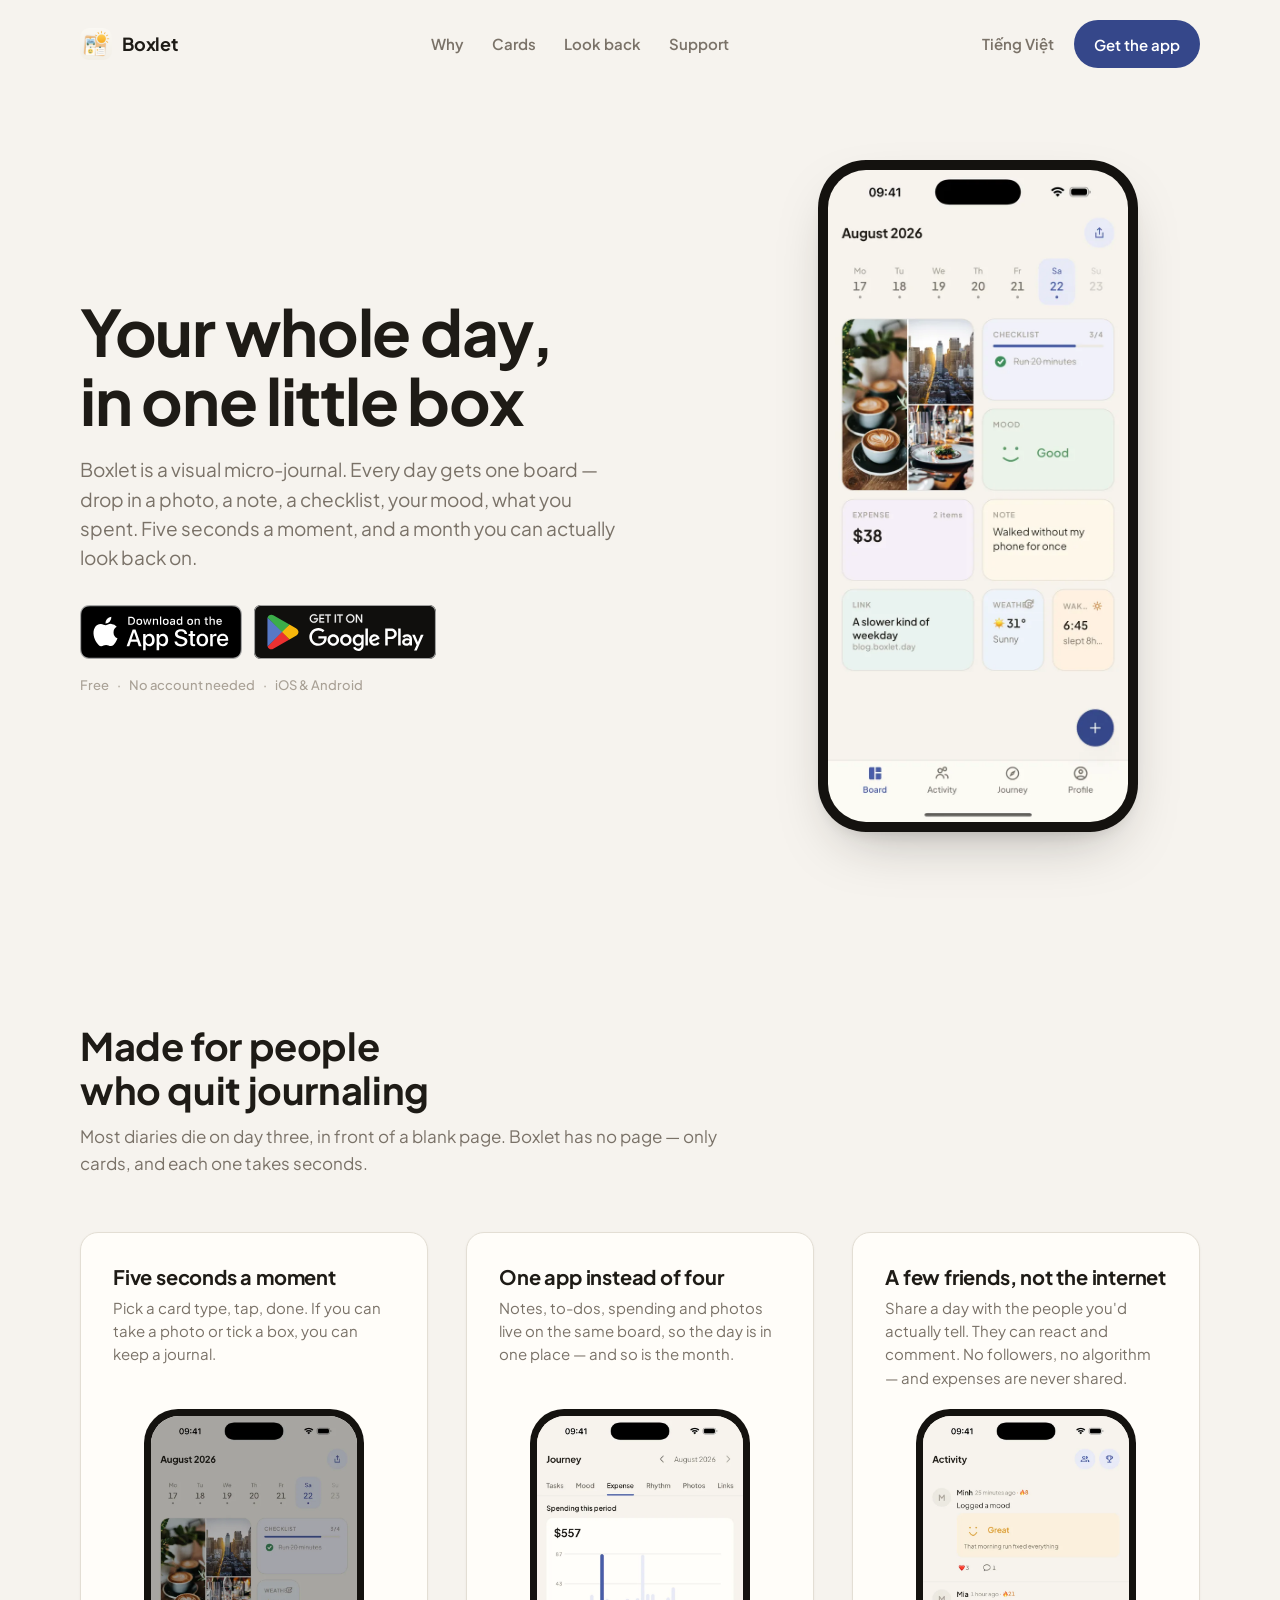
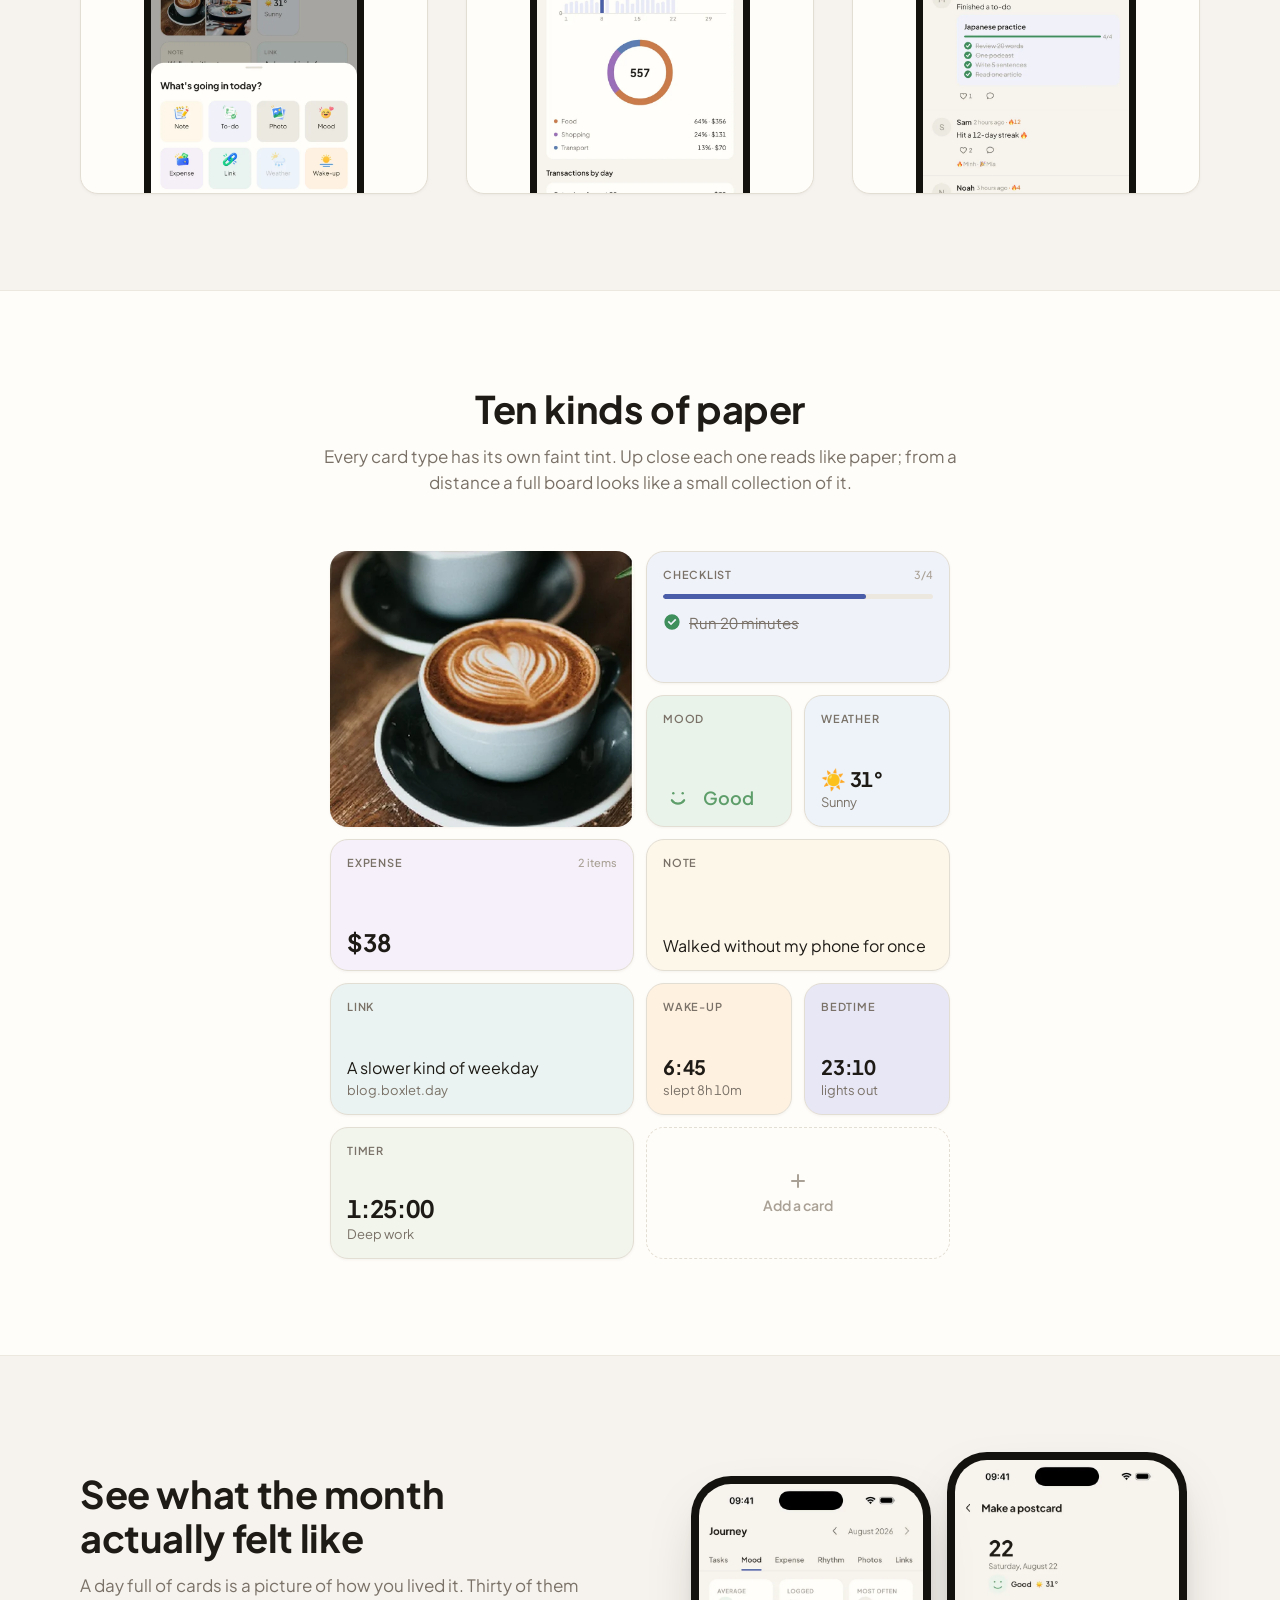
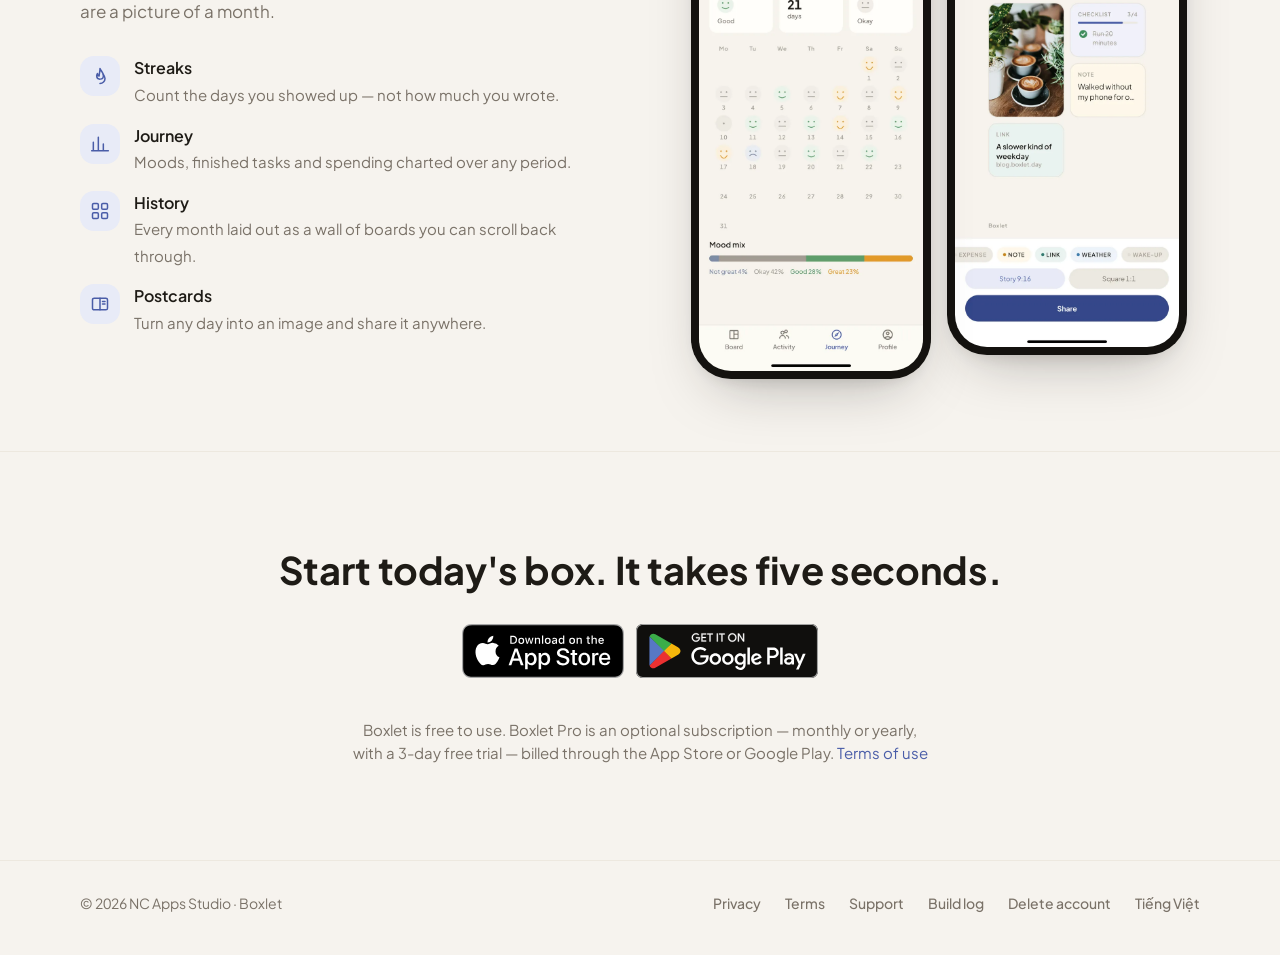
<file: index.html>
<!DOCTYPE html>
<html lang="en">
<head>
<meta charset="utf-8">
<meta name="viewport" content="width=device-width, initial-scale=1">
<title>Boxlet — Your whole day, in one little box</title>
<meta name="description" content="Boxlet is a visual micro-journal for iOS and Android. One board per day: photos, notes, checklists, mood, spending. Five seconds a moment, and a month you can look back on.">
<link rel="canonical" href="https://boxlet.day/">
<link rel="alternate" hreflang="en" href="https://boxlet.day/">
<link rel="alternate" hreflang="vi" href="https://boxlet.day/vi/">
<link rel="alternate" hreflang="x-default" href="https://boxlet.day/">
<meta name="theme-color" content="#F6F3EE" media="(prefers-color-scheme: light)">
<meta name="theme-color" content="#131210" media="(prefers-color-scheme: dark)">
<meta property="og:type" content="website">
<meta property="og:site_name" content="Boxlet">
<meta property="og:title" content="Boxlet — Your whole day, in one little box">
<meta property="og:description" content="Boxlet is a visual micro-journal for iOS and Android. One board per day: photos, notes, checklists, mood, spending. Five seconds a moment, and a month you can look back on.">
<meta property="og:url" content="https://boxlet.day/">
<meta property="og:image" content="https://boxlet.day/assets/og-en.png">
<meta property="og:image:width" content="1200">
<meta property="og:image:height" content="630">
<meta property="og:locale" content="en_US">
<meta name="twitter:card" content="summary_large_image">
<meta name="apple-itunes-app" content="app-id=6798649203">
<link rel="icon" type="image/png" sizes="32x32" href="/assets/icon-32.png">
<link rel="icon" type="image/png" sizes="192x192" href="/assets/icon-192.png">
<link rel="apple-touch-icon" href="/assets/icon-180.png">
<link rel="preload" href="/assets/fonts/PlusJakartaSans-Variable.woff2" as="font" type="font/woff2" crossorigin>
<link rel="stylesheet" href="/style.css">
<script type="application/ld+json">
{
  "@context": "https://schema.org",
  "@type": "MobileApplication",
  "name": "Boxlet",
  "operatingSystem": "iOS, Android",
  "applicationCategory": "LifestyleApplication",
  "description": "Boxlet is a visual micro-journal for iOS and Android. One board per day: photos, notes, checklists, mood, spending. Five seconds a moment, and a month you can look back on.",
  "offers": { "@type": "Offer", "price": "0", "priceCurrency": "USD" },
  "author": { "@type": "Organization", "name": "NC Apps Studio" },
  "url": "https://boxlet.day/"
}
</script>
</head>
<body>

<header class="wrap topbar">
  <a class="brand" href="/"><img src="/assets/icon-192.png" alt="" width="32" height="32">Boxlet</a>
  <nav class="nav-links" aria-label="Sections">
    <a href="#why">Why</a>
    <a href="#cards">Cards</a>
    <a href="#lookback">Look back</a>
    <a href="/support.html">Support</a>
  </nav>
  <div class="topbar-actions">
    <a class="lang" href="/vi/" lang="vi" hreflang="vi">Tiếng Việt</a>
    <a class="btn btn-primary" href="#get">Get the app</a>
  </div>
</header>

<main>

<section class="wrap hero">
  <div class="hero-copy">
    <h1>Your whole day, in one little box</h1>
    <p class="lead">Boxlet is a visual micro-journal. Every day gets one board — drop in a photo, a note, a checklist, your mood, what you spent. Five seconds a moment, and a month you can actually look back on.</p>
    <div class="store-row">
      <a class="badge" href="https://apps.apple.com/app/id6798649203"><img src="/assets/badges/appstore-en-us.svg" width="160" height="54" alt="Download on the App Store"></a>
      <a class="badge" href="https://play.google.com/store/apps/details?id=com.ncstudio.daybox"><img src="/assets/badges/play-en.svg" width="182" height="54" alt="Get it on Google Play"></a>
    </div>
    <p class="fine"><span>Free</span><span>No account needed</span><span>iOS & Android</span></p>
  </div>
  <div class="hero-visual">
    <div class="phone">
      <img src="/assets/shots/01-board-en.webp" width="660" height="1434" alt="A Boxlet board for one day: a photo card, checklist, mood, expense, note, link and weather laid out on a grid" fetchpriority="high">
    </div>
  </div>
</section>

<section class="section" id="why">
  <div class="wrap">
    <div class="section-head reveal">
      <h2>Made for people who quit journaling</h2>
      <p>Most diaries die on day three, in front of a blank page. Boxlet has no page — only cards, and each one takes seconds.</p>
    </div>
    <div class="pillars">
      <article class="pillar reveal">
        <div>
          <h3>Five seconds a moment</h3>
          <p>Pick a card type, tap, done. If you can take a photo or tick a box, you can keep a journal.</p>
        </div>
        <div class="shot"><img src="/assets/shots/02-picker-en.webp" width="660" height="1434" alt="The card picker sheet showing the card types: note, to-do, photo, mood, expense, link, weather, wake-up, bedtime, timer" loading="lazy"></div>
      </article>
      <article class="pillar reveal">
        <div>
          <h3>One app instead of four</h3>
          <p>Notes, to-dos, spending and photos live on the same board, so the day is in one place — and so is the month.</p>
        </div>
        <div class="shot"><img src="/assets/shots/06-journey-expense-en.webp" width="660" height="1434" alt="Journey tab showing spending for the month with a daily chart and a category donut" loading="lazy"></div>
      </article>
      <article class="pillar reveal">
        <div>
          <h3>A few friends, not the internet</h3>
          <p>Share a day with the people you'd actually tell. They can react and comment. No followers, no algorithm — and expenses are never shared.</p>
        </div>
        <div class="shot"><img src="/assets/shots/07-feed-en.webp" width="660" height="1434" alt="Activity feed with a few friends' posts: a mood, a finished to-do list, a streak" loading="lazy"></div>
      </article>
    </div>
  </div>
</section>

<section class="section paper-section" id="cards">
  <div class="wrap">
    <div class="section-head center reveal">
      <h2>Ten kinds of paper</h2>
      <p>Every card type has its own faint tint. Up close each one reads like paper; from a distance a full board looks like a small collection of it.</p>
    </div>

    <div class="board" aria-label="A sample day board built from Boxlet's card types">
      <div class="card card-photo w2 h2 reveal" style="--i:0">
        <img src="/assets/photo-coffee.webp" width="480" height="480" alt="Two cups of latte on a wooden table" loading="lazy">
      </div>
      <div class="card card-todo w2 reveal" style="--i:1">
        <div class="card-label">Checklist<span class="meta">3/4</span></div>
        <div class="progress"><i></i></div>
        <div class="tick"><svg viewBox="0 0 20 20" fill="currentColor" aria-hidden="true"><path d="M10 1.5a8.5 8.5 0 1 0 0 17 8.5 8.5 0 0 0 0-17zm-1.1 12.2L5.2 10l1.3-1.3 2.4 2.4 4.6-4.6 1.3 1.3-5.9 5.9z"/></svg>Run 20 minutes</div>
      </div>
      <div class="card card-mood card-sm reveal" style="--i:2">
        <div class="card-label">Mood</div>
        <div class="card-body"><div class="mood-face"><svg viewBox="0 0 32 32" fill="none" stroke="currentColor" stroke-width="2.4" stroke-linecap="round" aria-hidden="true"><circle cx="11" cy="12" r="1.3" fill="currentColor" stroke="none"/><circle cx="21" cy="12" r="1.3" fill="currentColor" stroke="none"/><path d="M9.5 19.5c1.6 2.3 3.8 3.5 6.5 3.5s4.9-1.2 6.5-3.5"/></svg>Good</div></div>
      </div>
      <div class="card card-weather card-sm reveal" style="--i:3">
        <div class="card-label">Weather</div>
        <div class="card-body"><p class="card-value">☀️ 31°</p><p class="card-sub">Sunny</p></div>
      </div>
      <div class="card card-expense w2 reveal" style="--i:4">
        <div class="card-label">Expense<span class="meta">2 items</span></div>
        <div class="card-body"><p class="card-value">$38</p></div>
      </div>
      <div class="card card-note w2 reveal" style="--i:5">
        <div class="card-label">Note</div>
        <div class="card-body"><p class="card-text">Walked without my phone for once</p></div>
      </div>
      <div class="card card-link w2 reveal" style="--i:6">
        <div class="card-label">Link</div>
        <div class="card-body"><p class="card-text">A slower kind of weekday</p><p class="card-sub">blog.boxlet.day</p></div>
      </div>
      <div class="card card-wake card-sm reveal" style="--i:7">
        <div class="card-label">Wake-up</div>
        <div class="card-body"><p class="card-value">6:45</p><p class="card-sub">slept 8h 10m</p></div>
      </div>
      <div class="card card-bed card-sm reveal" style="--i:8">
        <div class="card-label">Bedtime</div>
        <div class="card-body"><p class="card-value">23:10</p><p class="card-sub">lights out</p></div>
      </div>
      <div class="card card-timer w2 reveal" style="--i:9">
        <div class="card-label">Timer</div>
        <div class="card-body"><p class="card-value">1:25:00</p><p class="card-sub">Deep work</p></div>
      </div>
      <div class="card card-add w2 reveal" style="--i:10" aria-hidden="true">
        <svg viewBox="0 0 20 20" fill="none" stroke="currentColor" stroke-width="2" stroke-linecap="round" aria-hidden="true"><path d="M10 4v12M4 10h12"/></svg>Add a card
      </div>
    </div>

  </div>
</section>

<section class="section" id="lookback">
  <div class="wrap lookback">
    <div class="reveal">
      <div class="section-head">
        <h2>See what the month actually felt like</h2>
        <p>A day full of cards is a picture of how you lived it. Thirty of them are a picture of a month.</p>
      </div>
      <ul>
        <li><span class="ico"><svg viewBox="0 0 24 24" fill="none" stroke="currentColor" stroke-width="1.8" stroke-linecap="round" stroke-linejoin="round" aria-hidden="true"><path d="M12 3c1 3 4 4.5 4 8.5A4 4 0 0 1 8 12c0-1 .3-2 1-3 0 2 1 3 2 3 0-3 1-5 1-9z"/><path d="M12 21a6 6 0 0 0 6-6c0-2-1-3.5-2-5"/></svg></span><div><b>Streaks</b><span>Count the days you showed up — not how much you wrote.</span></div></li>
        <li><span class="ico"><svg viewBox="0 0 24 24" fill="none" stroke="currentColor" stroke-width="1.8" stroke-linecap="round" aria-hidden="true"><path d="M4 20V10M10 20V4M16 20v-8M22 20H2"/></svg></span><div><b>Journey</b><span>Moods, finished tasks and spending charted over any period.</span></div></li>
        <li><span class="ico"><svg viewBox="0 0 24 24" fill="none" stroke="currentColor" stroke-width="1.8" aria-hidden="true"><rect x="3" y="3" width="7" height="7" rx="1.5"/><rect x="14" y="3" width="7" height="7" rx="1.5"/><rect x="3" y="14" width="7" height="7" rx="1.5"/><rect x="14" y="14" width="7" height="7" rx="1.5"/></svg></span><div><b>History</b><span>Every month laid out as a wall of boards you can scroll back through.</span></div></li>
        <li><span class="ico"><svg viewBox="0 0 24 24" fill="none" stroke="currentColor" stroke-width="1.8" stroke-linecap="round" aria-hidden="true"><rect x="3" y="5" width="18" height="14" rx="2"/><path d="M12 5v14M15 9h3M15 12h3"/></svg></span><div><b>Postcards</b><span>Turn any day into an image and share it anywhere.</span></div></li>
      </ul>
    </div>
    <div class="phone-pair reveal">
      <div class="phone phone-sm"><img src="/assets/shots/05-journey-mood-en.webp" width="660" height="1434" alt="Journey tab with a month of mood faces on a calendar and a mood mix bar" loading="lazy"></div>
      <div class="phone phone-sm"><img src="/assets/shots/08-postcard-en.webp" width="660" height="1434" alt="The postcard maker rendering a day's board as a shareable image" loading="lazy"></div>
    </div>
  </div>
</section>

<section class="section closing" id="get">
  <div class="wrap reveal">
    <h2>Start today's box. It takes five seconds.</h2>
    <div class="store-row">
      <a class="badge" href="https://apps.apple.com/app/id6798649203"><img src="/assets/badges/appstore-en-us.svg" width="160" height="54" alt="Download on the App Store"></a>
      <a class="badge" href="https://play.google.com/store/apps/details?id=com.ncstudio.daybox"><img src="/assets/badges/play-en.svg" width="182" height="54" alt="Get it on Google Play"></a>
    </div>
    <p class="pro">Boxlet is free to use. Boxlet Pro is an optional subscription — monthly or yearly, with a 3-day free trial — billed through the App Store or Google Play. <a href="/terms.html">Terms of use</a></p>
  </div>
</section>

</main>

<footer class="footer">
  <div class="wrap">
    <span>© 2026 NC Apps Studio · Boxlet</span>
    <nav aria-label="Footer">
      <a href="/privacy.html">Privacy</a>
      <a href="/terms.html">Terms</a>
      <a href="/support.html">Support</a>
      <a href="/devlog.html">Build log</a>
      <a href="/delete-account.html">Delete account</a>
      <a href="/vi/" lang="vi" hreflang="vi">Tiếng Việt</a>
    </nav>
  </div>
</footer>

<script>
(function () {
  var reduce = window.matchMedia && window.matchMedia("(prefers-reduced-motion: reduce)").matches;
  var items = document.querySelectorAll(".reveal");
  if (reduce || !("IntersectionObserver" in window)) {
    items.forEach(function (el) { el.classList.add("in"); });
    return;
  }
  var io = new IntersectionObserver(function (entries) {
    entries.forEach(function (e) {
      if (e.isIntersecting) { e.target.classList.add("in"); io.unobserve(e.target); }
    });
  }, { rootMargin: "0px 0px -8% 0px", threshold: 0.1 });
  items.forEach(function (el) { io.observe(el); });
})();
</script>
</body>
</html>
</file>
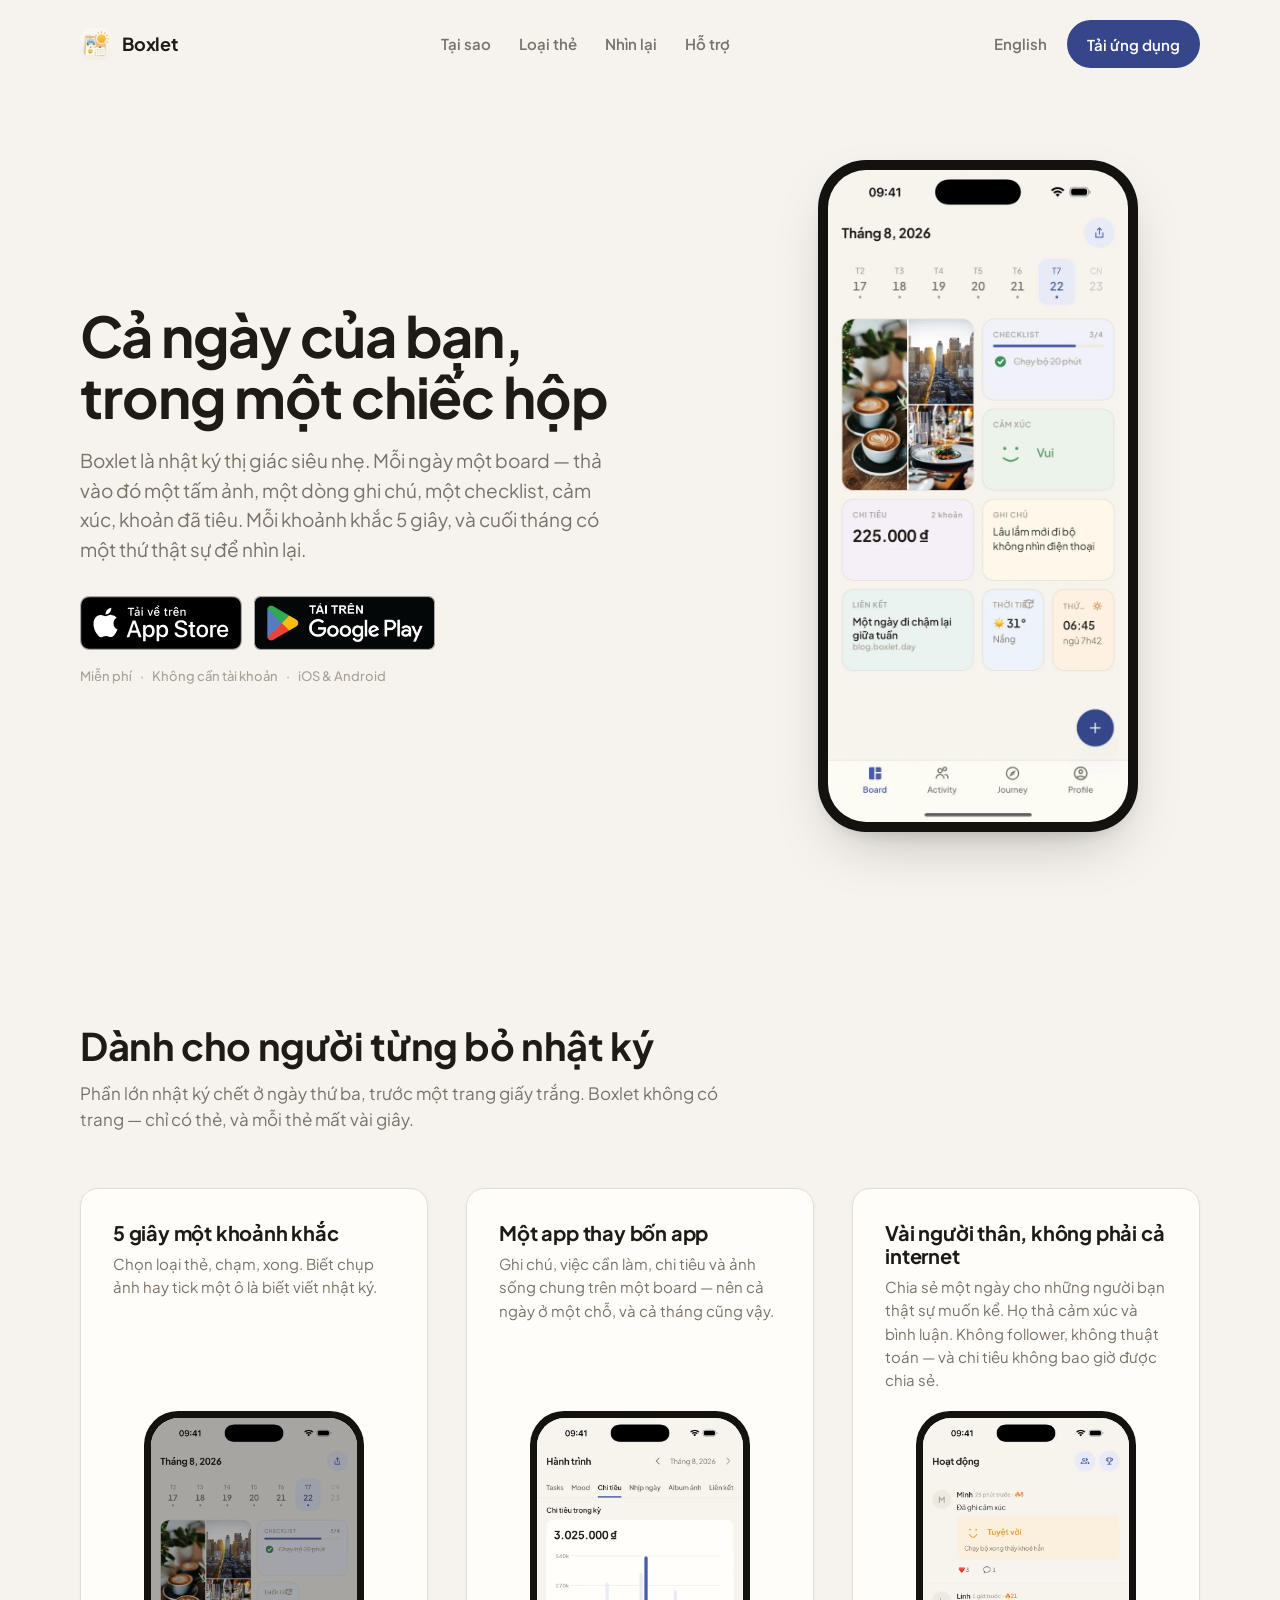
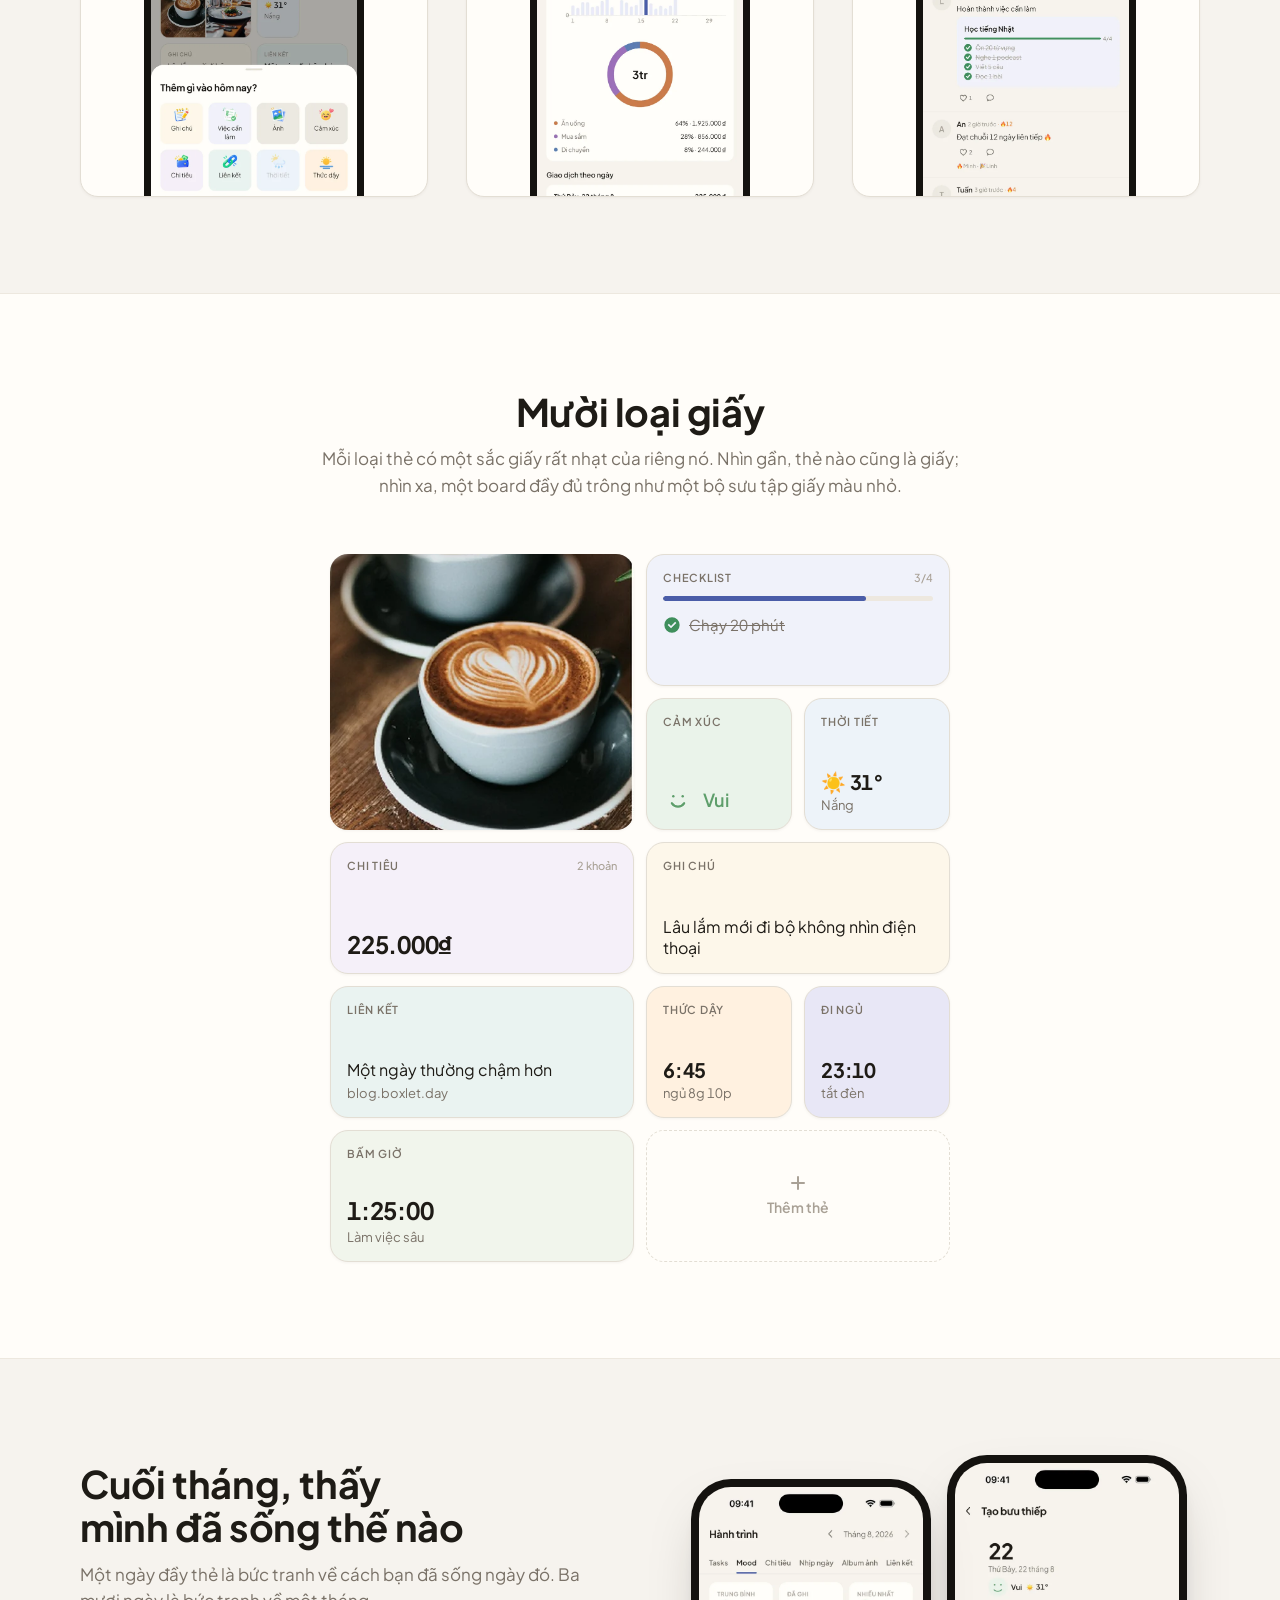
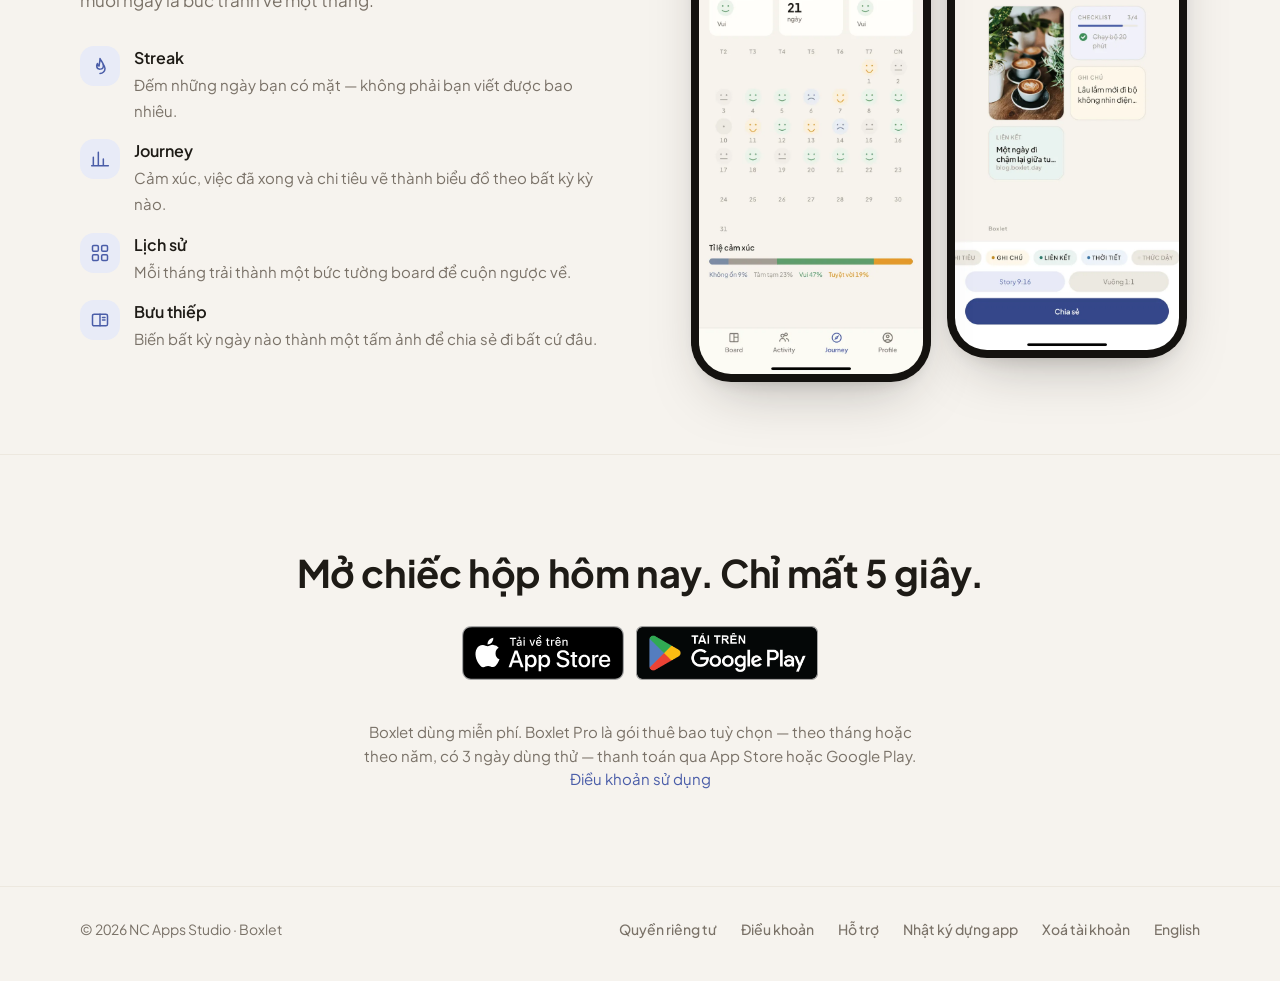
<file: vi/index.html>
<!DOCTYPE html>
<html lang="vi">
<head>
<meta charset="utf-8">
<meta name="viewport" content="width=device-width, initial-scale=1">
<title>Boxlet — Cả ngày của bạn, trong một chiếc hộp</title>
<meta name="description" content="Boxlet là nhật ký thị giác siêu nhẹ cho iOS và Android. Mỗi ngày một board: ảnh, ghi chú, checklist, cảm xúc, chi tiêu. Mỗi khoảnh khắc 5 giây, cuối tháng có thứ để nhìn lại.">
<link rel="canonical" href="https://boxlet.day/vi/">
<link rel="alternate" hreflang="en" href="https://boxlet.day/">
<link rel="alternate" hreflang="vi" href="https://boxlet.day/vi/">
<link rel="alternate" hreflang="x-default" href="https://boxlet.day/">
<meta name="theme-color" content="#F6F3EE" media="(prefers-color-scheme: light)">
<meta name="theme-color" content="#131210" media="(prefers-color-scheme: dark)">
<meta property="og:type" content="website">
<meta property="og:site_name" content="Boxlet">
<meta property="og:title" content="Boxlet — Cả ngày của bạn, trong một chiếc hộp">
<meta property="og:description" content="Boxlet là nhật ký thị giác siêu nhẹ cho iOS và Android. Mỗi ngày một board: ảnh, ghi chú, checklist, cảm xúc, chi tiêu. Mỗi khoảnh khắc 5 giây, cuối tháng có thứ để nhìn lại.">
<meta property="og:url" content="https://boxlet.day/vi/">
<meta property="og:image" content="https://boxlet.day/assets/og-vi.png">
<meta property="og:image:width" content="1200">
<meta property="og:image:height" content="630">
<meta property="og:locale" content="vi_VN">
<meta name="twitter:card" content="summary_large_image">
<meta name="apple-itunes-app" content="app-id=6798649203">
<link rel="icon" type="image/png" sizes="32x32" href="/assets/icon-32.png">
<link rel="icon" type="image/png" sizes="192x192" href="/assets/icon-192.png">
<link rel="apple-touch-icon" href="/assets/icon-180.png">
<link rel="preload" href="/assets/fonts/PlusJakartaSans-Variable.woff2" as="font" type="font/woff2" crossorigin>
<link rel="stylesheet" href="/style.css">
<script type="application/ld+json">
{
  "@context": "https://schema.org",
  "@type": "MobileApplication",
  "name": "Boxlet",
  "operatingSystem": "iOS, Android",
  "applicationCategory": "LifestyleApplication",
  "description": "Boxlet là nhật ký thị giác siêu nhẹ cho iOS và Android. Mỗi ngày một board: ảnh, ghi chú, checklist, cảm xúc, chi tiêu. Mỗi khoảnh khắc 5 giây, cuối tháng có thứ để nhìn lại.",
  "offers": { "@type": "Offer", "price": "0", "priceCurrency": "USD" },
  "author": { "@type": "Organization", "name": "NC Apps Studio" },
  "url": "https://boxlet.day/vi/"
}
</script>
</head>
<body>

<header class="wrap topbar">
  <a class="brand" href="/vi/"><img src="/assets/icon-192.png" alt="" width="32" height="32">Boxlet</a>
  <nav class="nav-links" aria-label="Các phần">
    <a href="#why">Tại sao</a>
    <a href="#cards">Loại thẻ</a>
    <a href="#lookback">Nhìn lại</a>
    <a href="/support.html">Hỗ trợ</a>
  </nav>
  <div class="topbar-actions">
    <a class="lang" href="/" lang="en" hreflang="en">English</a>
    <a class="btn btn-primary" href="#get">Tải ứng dụng</a>
  </div>
</header>

<main>

<section class="wrap hero">
  <div class="hero-copy">
    <h1>Cả ngày của bạn, trong một chiếc hộp</h1>
    <p class="lead">Boxlet là nhật ký thị giác siêu nhẹ. Mỗi ngày một board — thả vào đó một tấm ảnh, một dòng ghi chú, một checklist, cảm xúc, khoản đã tiêu. Mỗi khoảnh khắc 5 giây, và cuối tháng có một thứ thật sự để nhìn lại.</p>
    <div class="store-row">
      <a class="badge" href="https://apps.apple.com/app/id6798649203"><img src="/assets/badges/appstore-vi-vn.svg" width="160" height="54" alt="Tải trên App Store"></a>
      <a class="badge" href="https://play.google.com/store/apps/details?id=com.ncstudio.daybox"><img src="/assets/badges/play-vi.png" width="182" height="54" alt="Tải trên Google Play"></a>
    </div>
    <p class="fine"><span>Miễn phí</span><span>Không cần tài khoản</span><span>iOS & Android</span></p>
  </div>
  <div class="hero-visual">
    <div class="phone">
      <img src="/assets/shots/01-board-vi.webp" width="660" height="1434" alt="Board một ngày trong Boxlet: thẻ ảnh, checklist, cảm xúc, chi tiêu, ghi chú, liên kết và thời tiết xếp trên lưới" fetchpriority="high">
    </div>
  </div>
</section>

<section class="section" id="why">
  <div class="wrap">
    <div class="section-head reveal">
      <h2>Dành cho người từng bỏ nhật ký</h2>
      <p>Phần lớn nhật ký chết ở ngày thứ ba, trước một trang giấy trắng. Boxlet không có trang — chỉ có thẻ, và mỗi thẻ mất vài giây.</p>
    </div>
    <div class="pillars">
      <article class="pillar reveal">
        <div>
          <h3>5 giây một khoảnh khắc</h3>
          <p>Chọn loại thẻ, chạm, xong. Biết chụp ảnh hay tick một ô là biết viết nhật ký.</p>
        </div>
        <div class="shot"><img src="/assets/shots/02-picker-vi.webp" width="660" height="1434" alt="Bảng chọn loại thẻ: ghi chú, việc cần làm, ảnh, cảm xúc, chi tiêu, liên kết, thời tiết, thức dậy, đi ngủ, bấm giờ" loading="lazy"></div>
      </article>
      <article class="pillar reveal">
        <div>
          <h3>Một app thay bốn app</h3>
          <p>Ghi chú, việc cần làm, chi tiêu và ảnh sống chung trên một board — nên cả ngày ở một chỗ, và cả tháng cũng vậy.</p>
        </div>
        <div class="shot"><img src="/assets/shots/06-journey-expense-vi.webp" width="660" height="1434" alt="Tab Journey hiện chi tiêu trong tháng với biểu đồ theo ngày và vòng danh mục" loading="lazy"></div>
      </article>
      <article class="pillar reveal">
        <div>
          <h3>Vài người thân, không phải cả internet</h3>
          <p>Chia sẻ một ngày cho những người bạn thật sự muốn kể. Họ thả cảm xúc và bình luận. Không follower, không thuật toán — và chi tiêu không bao giờ được chia sẻ.</p>
        </div>
        <div class="shot"><img src="/assets/shots/07-feed-vi.webp" width="660" height="1434" alt="Bảng tin hoạt động với vài bài của bạn bè: một cảm xúc, một checklist đã xong, một chuỗi ngày" loading="lazy"></div>
      </article>
    </div>
  </div>
</section>

<section class="section paper-section" id="cards">
  <div class="wrap">
    <div class="section-head center reveal">
      <h2>Mười loại giấy</h2>
      <p>Mỗi loại thẻ có một sắc giấy rất nhạt của riêng nó. Nhìn gần, thẻ nào cũng là giấy; nhìn xa, một board đầy đủ trông như một bộ sưu tập giấy màu nhỏ.</p>
    </div>

    <div class="board" aria-label="Board một ngày mẫu dựng từ các loại thẻ của Boxlet">
      <div class="card card-photo w2 h2 reveal" style="--i:0">
        <img src="/assets/photo-coffee.webp" width="480" height="480" alt="Hai ly latte trên bàn gỗ" loading="lazy">
      </div>
      <div class="card card-todo w2 reveal" style="--i:1">
        <div class="card-label">Checklist<span class="meta">3/4</span></div>
        <div class="progress"><i></i></div>
        <div class="tick"><svg viewBox="0 0 20 20" fill="currentColor" aria-hidden="true"><path d="M10 1.5a8.5 8.5 0 1 0 0 17 8.5 8.5 0 0 0 0-17zm-1.1 12.2L5.2 10l1.3-1.3 2.4 2.4 4.6-4.6 1.3 1.3-5.9 5.9z"/></svg>Chạy 20 phút</div>
      </div>
      <div class="card card-mood card-sm reveal" style="--i:2">
        <div class="card-label">Cảm xúc</div>
        <div class="card-body"><div class="mood-face"><svg viewBox="0 0 32 32" fill="none" stroke="currentColor" stroke-width="2.4" stroke-linecap="round" aria-hidden="true"><circle cx="11" cy="12" r="1.3" fill="currentColor" stroke="none"/><circle cx="21" cy="12" r="1.3" fill="currentColor" stroke="none"/><path d="M9.5 19.5c1.6 2.3 3.8 3.5 6.5 3.5s4.9-1.2 6.5-3.5"/></svg>Vui</div></div>
      </div>
      <div class="card card-weather card-sm reveal" style="--i:3">
        <div class="card-label">Thời tiết</div>
        <div class="card-body"><p class="card-value">☀️ 31°</p><p class="card-sub">Nắng</p></div>
      </div>
      <div class="card card-expense w2 reveal" style="--i:4">
        <div class="card-label">Chi tiêu<span class="meta">2 khoản</span></div>
        <div class="card-body"><p class="card-value">225.000₫</p></div>
      </div>
      <div class="card card-note w2 reveal" style="--i:5">
        <div class="card-label">Ghi chú</div>
        <div class="card-body"><p class="card-text">Lâu lắm mới đi bộ không nhìn điện thoại</p></div>
      </div>
      <div class="card card-link w2 reveal" style="--i:6">
        <div class="card-label">Liên kết</div>
        <div class="card-body"><p class="card-text">Một ngày thường chậm hơn</p><p class="card-sub">blog.boxlet.day</p></div>
      </div>
      <div class="card card-wake card-sm reveal" style="--i:7">
        <div class="card-label">Thức dậy</div>
        <div class="card-body"><p class="card-value">6:45</p><p class="card-sub">ngủ 8g 10p</p></div>
      </div>
      <div class="card card-bed card-sm reveal" style="--i:8">
        <div class="card-label">Đi ngủ</div>
        <div class="card-body"><p class="card-value">23:10</p><p class="card-sub">tắt đèn</p></div>
      </div>
      <div class="card card-timer w2 reveal" style="--i:9">
        <div class="card-label">Bấm giờ</div>
        <div class="card-body"><p class="card-value">1:25:00</p><p class="card-sub">Làm việc sâu</p></div>
      </div>
      <div class="card card-add w2 reveal" style="--i:10" aria-hidden="true">
        <svg viewBox="0 0 20 20" fill="none" stroke="currentColor" stroke-width="2" stroke-linecap="round" aria-hidden="true"><path d="M10 4v12M4 10h12"/></svg>Thêm thẻ
      </div>
    </div>

  </div>
</section>

<section class="section" id="lookback">
  <div class="wrap lookback">
    <div class="reveal">
      <div class="section-head">
        <h2>Cuối tháng, thấy mình đã sống thế nào</h2>
        <p>Một ngày đầy thẻ là bức tranh về cách bạn đã sống ngày đó. Ba mươi ngày là bức tranh về một tháng.</p>
      </div>
      <ul>
        <li><span class="ico"><svg viewBox="0 0 24 24" fill="none" stroke="currentColor" stroke-width="1.8" stroke-linecap="round" stroke-linejoin="round" aria-hidden="true"><path d="M12 3c1 3 4 4.5 4 8.5A4 4 0 0 1 8 12c0-1 .3-2 1-3 0 2 1 3 2 3 0-3 1-5 1-9z"/><path d="M12 21a6 6 0 0 0 6-6c0-2-1-3.5-2-5"/></svg></span><div><b>Streak</b><span>Đếm những ngày bạn có mặt — không phải bạn viết được bao nhiêu.</span></div></li>
        <li><span class="ico"><svg viewBox="0 0 24 24" fill="none" stroke="currentColor" stroke-width="1.8" stroke-linecap="round" aria-hidden="true"><path d="M4 20V10M10 20V4M16 20v-8M22 20H2"/></svg></span><div><b>Journey</b><span>Cảm xúc, việc đã xong và chi tiêu vẽ thành biểu đồ theo bất kỳ kỳ nào.</span></div></li>
        <li><span class="ico"><svg viewBox="0 0 24 24" fill="none" stroke="currentColor" stroke-width="1.8" aria-hidden="true"><rect x="3" y="3" width="7" height="7" rx="1.5"/><rect x="14" y="3" width="7" height="7" rx="1.5"/><rect x="3" y="14" width="7" height="7" rx="1.5"/><rect x="14" y="14" width="7" height="7" rx="1.5"/></svg></span><div><b>Lịch sử</b><span>Mỗi tháng trải thành một bức tường board để cuộn ngược về.</span></div></li>
        <li><span class="ico"><svg viewBox="0 0 24 24" fill="none" stroke="currentColor" stroke-width="1.8" stroke-linecap="round" aria-hidden="true"><rect x="3" y="5" width="18" height="14" rx="2"/><path d="M12 5v14M15 9h3M15 12h3"/></svg></span><div><b>Bưu thiếp</b><span>Biến bất kỳ ngày nào thành một tấm ảnh để chia sẻ đi bất cứ đâu.</span></div></li>
      </ul>
    </div>
    <div class="phone-pair reveal">
      <div class="phone phone-sm"><img src="/assets/shots/05-journey-mood-vi.webp" width="660" height="1434" alt="Tab Journey với một tháng mặt cảm xúc trên lịch và thanh tỉ lệ cảm xúc" loading="lazy"></div>
      <div class="phone phone-sm"><img src="/assets/shots/08-postcard-vi.webp" width="660" height="1434" alt="Màn tạo bưu thiếp đang dựng board của một ngày thành ảnh để chia sẻ" loading="lazy"></div>
    </div>
  </div>
</section>

<section class="section closing" id="get">
  <div class="wrap reveal">
    <h2>Mở chiếc hộp hôm nay. Chỉ mất 5 giây.</h2>
    <div class="store-row">
      <a class="badge" href="https://apps.apple.com/app/id6798649203"><img src="/assets/badges/appstore-vi-vn.svg" width="160" height="54" alt="Tải trên App Store"></a>
      <a class="badge" href="https://play.google.com/store/apps/details?id=com.ncstudio.daybox"><img src="/assets/badges/play-vi.png" width="182" height="54" alt="Tải trên Google Play"></a>
    </div>
    <p class="pro">Boxlet dùng miễn phí. Boxlet Pro là gói thuê bao tuỳ chọn — theo tháng hoặc theo năm, có 3 ngày dùng thử — thanh toán qua App Store hoặc Google Play. <a href="/terms.html">Điều khoản sử dụng</a></p>
  </div>
</section>

</main>

<footer class="footer">
  <div class="wrap">
    <span>© 2026 NC Apps Studio · Boxlet</span>
    <nav aria-label="Chân trang">
      <a href="/privacy.html">Quyền riêng tư</a>
      <a href="/terms.html">Điều khoản</a>
      <a href="/support.html">Hỗ trợ</a>
      <a href="/devlog.html">Nhật ký dựng app</a>
      <a href="/delete-account.html">Xoá tài khoản</a>
      <a href="/" lang="en" hreflang="en">English</a>
    </nav>
  </div>
</footer>

<script>
(function () {
  var reduce = window.matchMedia && window.matchMedia("(prefers-reduced-motion: reduce)").matches;
  var items = document.querySelectorAll(".reveal");
  if (reduce || !("IntersectionObserver" in window)) {
    items.forEach(function (el) { el.classList.add("in"); });
    return;
  }
  var io = new IntersectionObserver(function (entries) {
    entries.forEach(function (e) {
      if (e.isIntersecting) { e.target.classList.add("in"); io.unobserve(e.target); }
    });
  }, { rootMargin: "0px 0px -8% 0px", threshold: 0.1 });
  items.forEach(function (el) { io.observe(el); });
})();
</script>
</body>
</html>
</file>
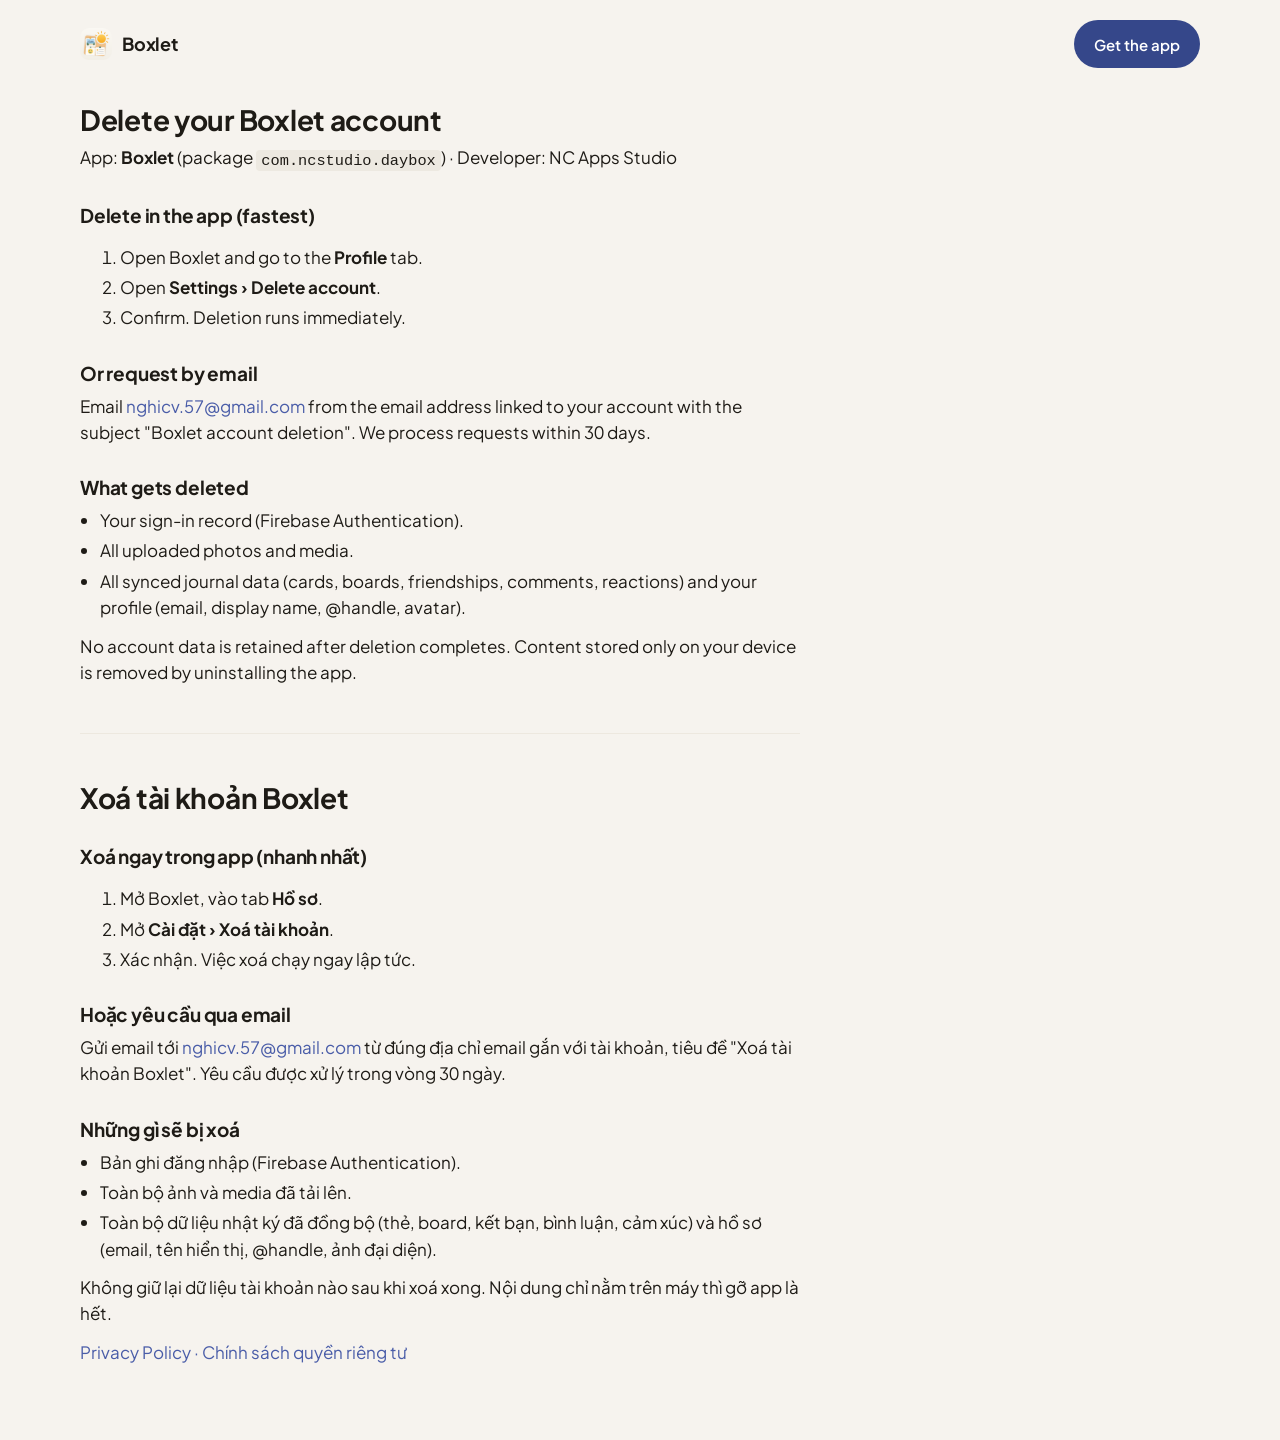
<file: delete-account.html>
<!DOCTYPE html>
<html lang="en">
<head>
<meta charset="utf-8">
<meta name="viewport" content="width=device-width, initial-scale=1">
<title>Boxlet — Delete your account</title>
<link rel="icon" type="image/png" sizes="32x32" href="/assets/icon-32.png">
<link rel="apple-touch-icon" href="/assets/icon-180.png">
<link rel="stylesheet" href="/style.css">
</head>
<body>
<header class="wrap topbar">
  <a class="brand" href="/"><img src="/assets/icon-192.png" alt="" width="32" height="32">Boxlet</a>
  <div class="topbar-actions">
    <a class="btn btn-primary" href="/#get">Get the app</a>
  </div>
</header>
<main class="wrap legal"><div class="prose">
<h1>Delete your Boxlet account</h1>
<p>App: <strong>Boxlet</strong> (package <code>com.ncstudio.daybox</code>) · Developer: NC Apps Studio</p>

<h2>Delete in the app (fastest)</h2>
<ol>
  <li>Open Boxlet and go to the <strong>Profile</strong> tab.</li>
  <li>Open <strong>Settings › Delete account</strong>.</li>
  <li>Confirm. Deletion runs immediately.</li>
</ol>

<h2>Or request by email</h2>
<p>Email <a href="mailto:nghicv.57@gmail.com?subject=Boxlet%20account%20deletion">nghicv.57@gmail.com</a> from the email address linked to your account with the subject "Boxlet account deletion". We process requests within 30 days.</p>

<h2>What gets deleted</h2>
<ul>
  <li>Your sign-in record (Firebase Authentication).</li>
  <li>All uploaded photos and media.</li>
  <li>All synced journal data (cards, boards, friendships, comments, reactions) and your profile (email, display name, @handle, avatar).</li>
</ul>
<p>No account data is retained after deletion completes. Content stored only on your device is removed by uninstalling the app.</p>

<hr>

<h1>Xoá tài khoản Boxlet</h1>

<h2>Xoá ngay trong app (nhanh nhất)</h2>
<ol>
  <li>Mở Boxlet, vào tab <strong>Hồ sơ</strong>.</li>
  <li>Mở <strong>Cài đặt › Xoá tài khoản</strong>.</li>
  <li>Xác nhận. Việc xoá chạy ngay lập tức.</li>
</ol>

<h2>Hoặc yêu cầu qua email</h2>
<p>Gửi email tới <a href="mailto:nghicv.57@gmail.com?subject=Xo%C3%A1%20t%C3%A0i%20kho%E1%BA%A3n%20Boxlet">nghicv.57@gmail.com</a> từ đúng địa chỉ email gắn với tài khoản, tiêu đề "Xoá tài khoản Boxlet". Yêu cầu được xử lý trong vòng 30 ngày.</p>

<h2>Những gì sẽ bị xoá</h2>
<ul>
  <li>Bản ghi đăng nhập (Firebase Authentication).</li>
  <li>Toàn bộ ảnh và media đã tải lên.</li>
  <li>Toàn bộ dữ liệu nhật ký đã đồng bộ (thẻ, board, kết bạn, bình luận, cảm xúc) và hồ sơ (email, tên hiển thị, @handle, ảnh đại diện).</li>
</ul>
<p>Không giữ lại dữ liệu tài khoản nào sau khi xoá xong. Nội dung chỉ nằm trên máy thì gỡ app là hết.</p>

<p><a href="./privacy.html">Privacy Policy · Chính sách quyền riêng tư</a></p>

</div></main>
</body>
</html>
</file>
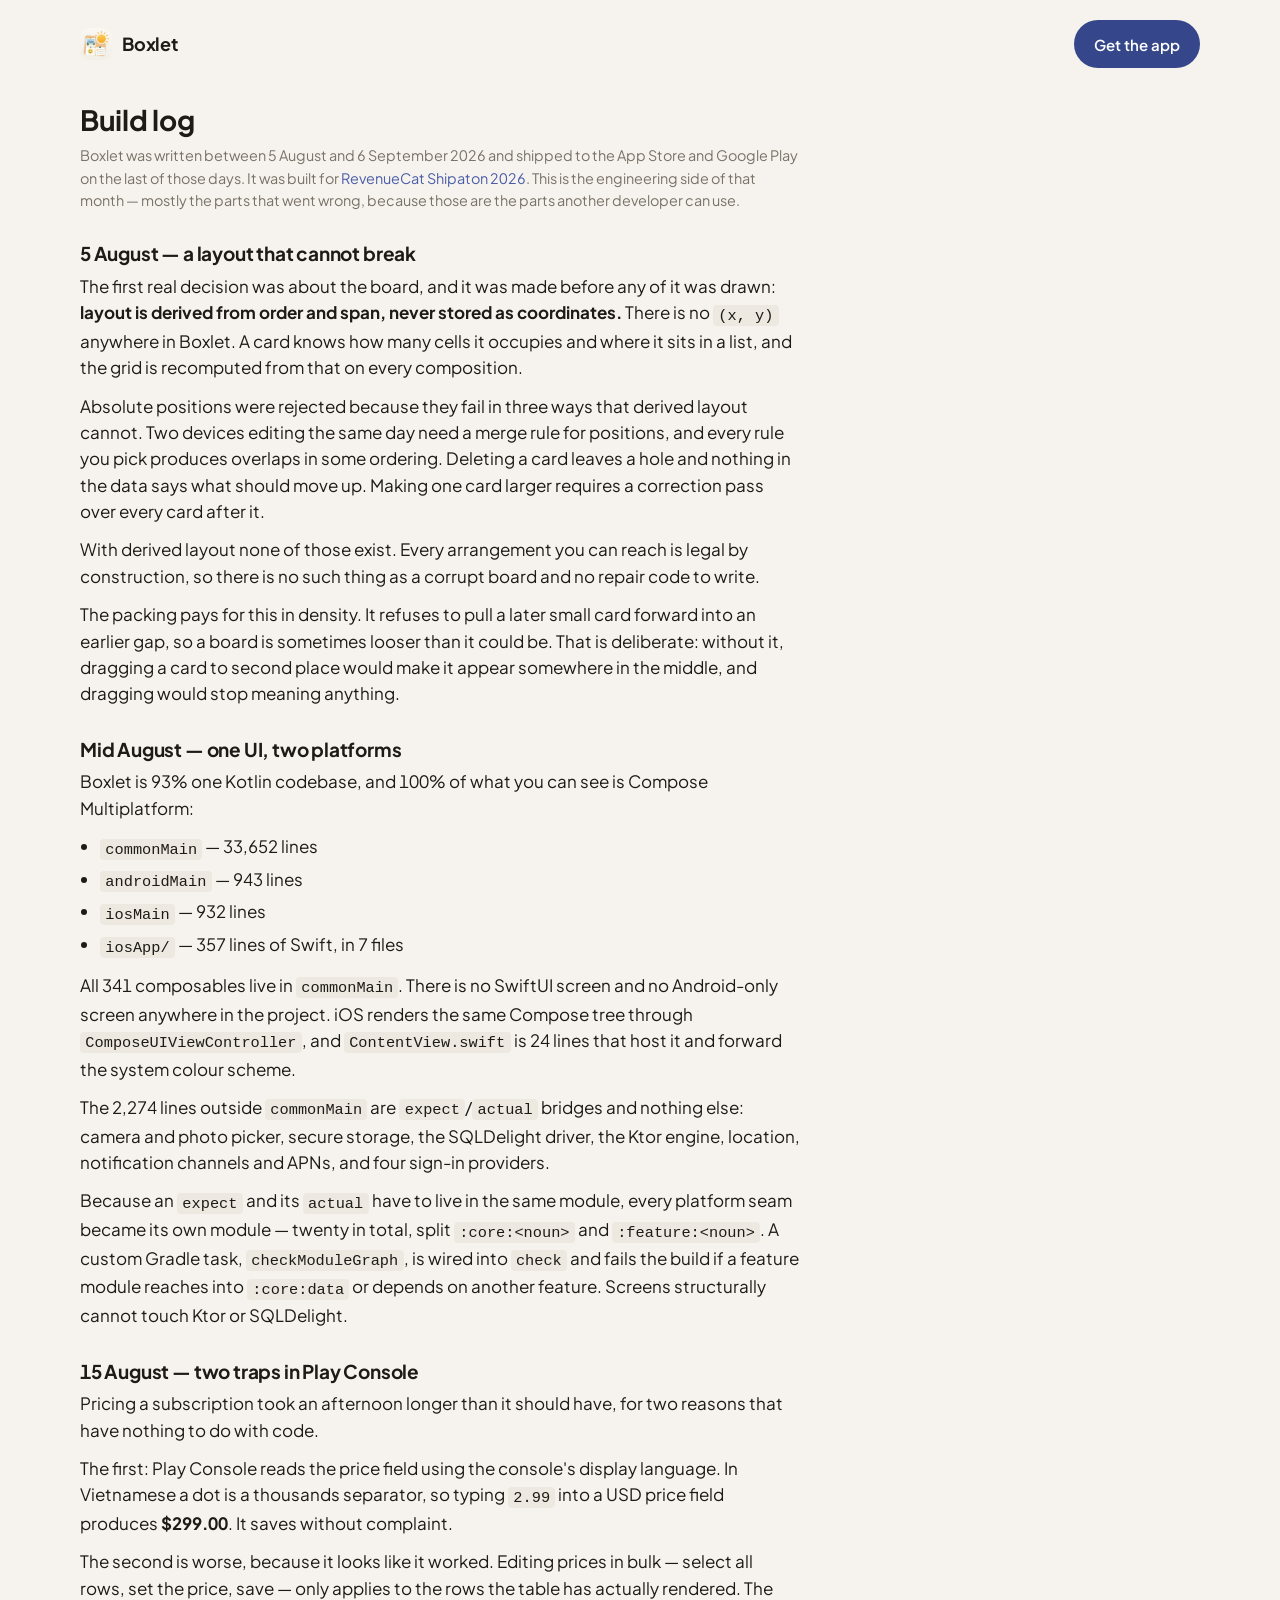
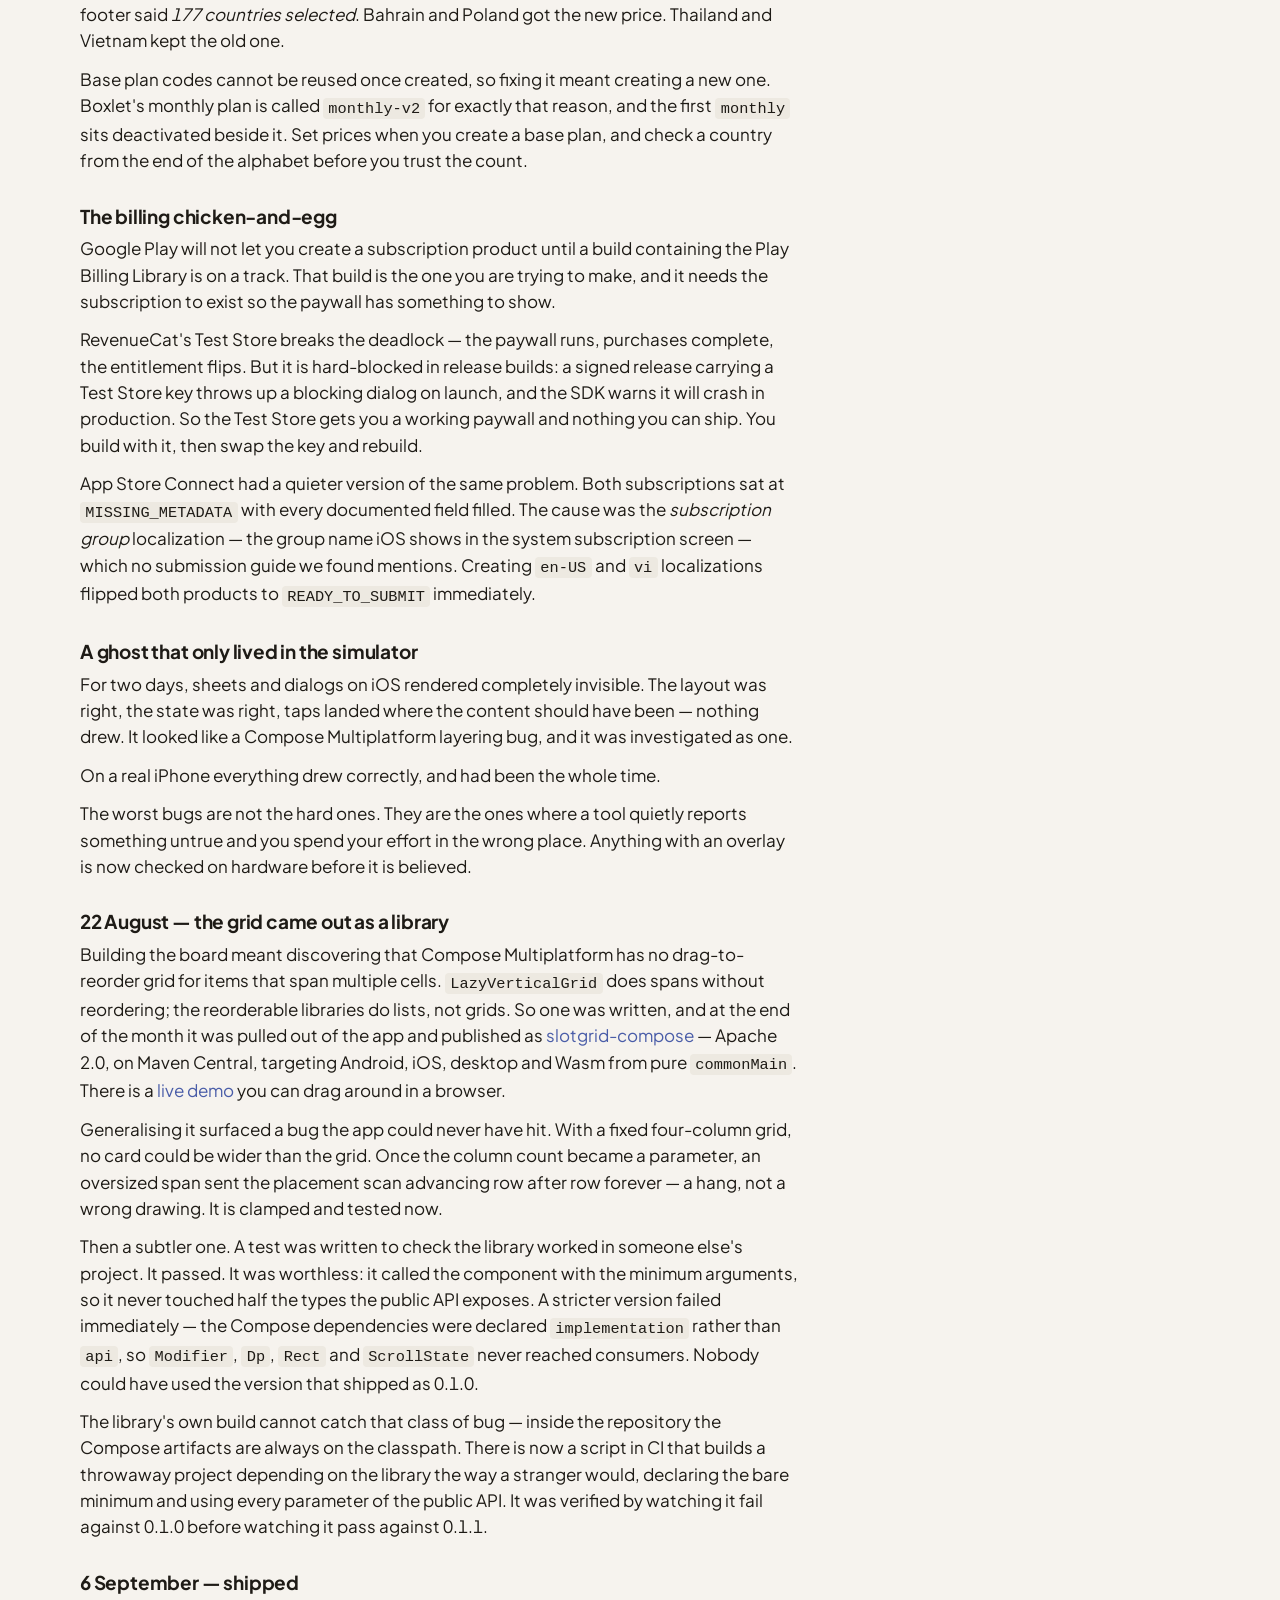
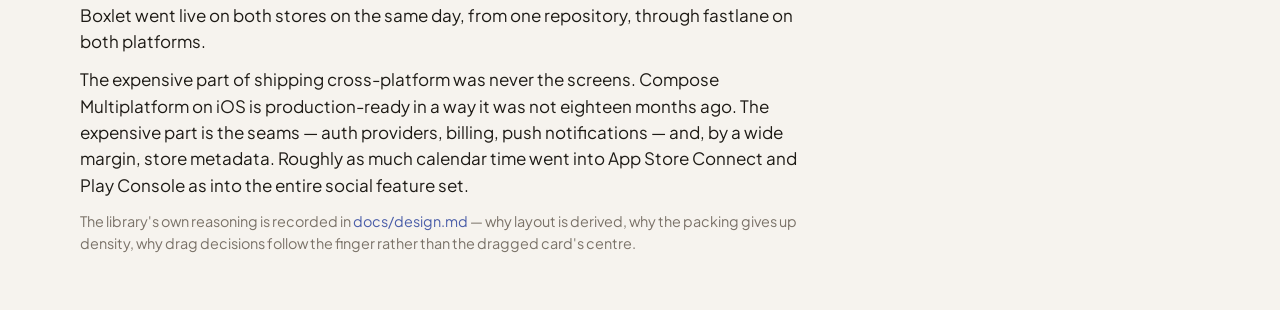
<file: devlog.html>
<!DOCTYPE html>
<html lang="en">
<head>
<meta charset="utf-8">
<meta name="viewport" content="width=device-width, initial-scale=1">
<title>Boxlet — Build log</title>
<meta name="description" content="How Boxlet was built: one Compose Multiplatform codebase shipped to iOS and Android in a month, and the things that went wrong on the way.">
<link rel="icon" type="image/png" sizes="32x32" href="/assets/icon-32.png">
<link rel="apple-touch-icon" href="/assets/icon-180.png">
<link rel="stylesheet" href="/style.css">
</head>
<body>
<header class="wrap topbar">
  <a class="brand" href="/"><img src="/assets/icon-192.png" alt="" width="32" height="32">Boxlet</a>
  <div class="topbar-actions">
    <a class="btn btn-primary" href="/#get">Get the app</a>
  </div>
</header>
<main class="wrap legal"><div class="prose">

<h1>Build log</h1>
<p class="muted">Boxlet was written between 5 August and 6 September 2026 and shipped to the App Store and Google Play on the last of those days. It was built for <a href="https://revenuecat-shipaton-2026.devpost.com/">RevenueCat Shipaton 2026</a>. This is the engineering side of that month — mostly the parts that went wrong, because those are the parts another developer can use.</p>

<h2>5 August — a layout that cannot break</h2>
<p>The first real decision was about the board, and it was made before any of it was drawn: <strong>layout is derived from order and span, never stored as coordinates.</strong> There is no <code>(x, y)</code> anywhere in Boxlet. A card knows how many cells it occupies and where it sits in a list, and the grid is recomputed from that on every composition.</p>
<p>Absolute positions were rejected because they fail in three ways that derived layout cannot. Two devices editing the same day need a merge rule for positions, and every rule you pick produces overlaps in some ordering. Deleting a card leaves a hole and nothing in the data says what should move up. Making one card larger requires a correction pass over every card after it.</p>
<p>With derived layout none of those exist. Every arrangement you can reach is legal by construction, so there is no such thing as a corrupt board and no repair code to write.</p>
<p>The packing pays for this in density. It refuses to pull a later small card forward into an earlier gap, so a board is sometimes looser than it could be. That is deliberate: without it, dragging a card to second place would make it appear somewhere in the middle, and dragging would stop meaning anything.</p>

<h2>Mid August — one UI, two platforms</h2>
<p>Boxlet is 93% one Kotlin codebase, and 100% of what you can see is Compose Multiplatform:</p>
<ul>
<li><code>commonMain</code> — 33,652 lines</li>
<li><code>androidMain</code> — 943 lines</li>
<li><code>iosMain</code> — 932 lines</li>
<li><code>iosApp/</code> — 357 lines of Swift, in 7 files</li>
</ul>
<p>All 341 composables live in <code>commonMain</code>. There is no SwiftUI screen and no Android-only screen anywhere in the project. iOS renders the same Compose tree through <code>ComposeUIViewController</code>, and <code>ContentView.swift</code> is 24 lines that host it and forward the system colour scheme.</p>
<p>The 2,274 lines outside <code>commonMain</code> are <code>expect</code>/<code>actual</code> bridges and nothing else: camera and photo picker, secure storage, the SQLDelight driver, the Ktor engine, location, notification channels and APNs, and four sign-in providers.</p>
<p>Because an <code>expect</code> and its <code>actual</code> have to live in the same module, every platform seam became its own module — twenty in total, split <code>:core:&lt;noun&gt;</code> and <code>:feature:&lt;noun&gt;</code>. A custom Gradle task, <code>checkModuleGraph</code>, is wired into <code>check</code> and fails the build if a feature module reaches into <code>:core:data</code> or depends on another feature. Screens structurally cannot touch Ktor or SQLDelight.</p>

<h2>15 August — two traps in Play Console</h2>
<p>Pricing a subscription took an afternoon longer than it should have, for two reasons that have nothing to do with code.</p>
<p>The first: Play Console reads the price field using the console's display language. In Vietnamese a dot is a thousands separator, so typing <code>2.99</code> into a USD price field produces <strong>$299.00</strong>. It saves without complaint.</p>
<p>The second is worse, because it looks like it worked. Editing prices in bulk — select all rows, set the price, save — only applies to the rows the table has actually rendered. The footer said <em>177 countries selected</em>. Bahrain and Poland got the new price. Thailand and Vietnam kept the old one.</p>
<p>Base plan codes cannot be reused once created, so fixing it meant creating a new one. Boxlet's monthly plan is called <code>monthly-v2</code> for exactly that reason, and the first <code>monthly</code> sits deactivated beside it. Set prices when you create a base plan, and check a country from the end of the alphabet before you trust the count.</p>

<h2>The billing chicken-and-egg</h2>
<p>Google Play will not let you create a subscription product until a build containing the Play Billing Library is on a track. That build is the one you are trying to make, and it needs the subscription to exist so the paywall has something to show.</p>
<p>RevenueCat's Test Store breaks the deadlock — the paywall runs, purchases complete, the entitlement flips. But it is hard-blocked in release builds: a signed release carrying a Test Store key throws up a blocking dialog on launch, and the SDK warns it will crash in production. So the Test Store gets you a working paywall and nothing you can ship. You build with it, then swap the key and rebuild.</p>
<p>App Store Connect had a quieter version of the same problem. Both subscriptions sat at <code>MISSING_METADATA</code> with every documented field filled. The cause was the <em>subscription group</em> localization — the group name iOS shows in the system subscription screen — which no submission guide we found mentions. Creating <code>en-US</code> and <code>vi</code> localizations flipped both products to <code>READY_TO_SUBMIT</code> immediately.</p>

<h2>A ghost that only lived in the simulator</h2>
<p>For two days, sheets and dialogs on iOS rendered completely invisible. The layout was right, the state was right, taps landed where the content should have been — nothing drew. It looked like a Compose Multiplatform layering bug, and it was investigated as one.</p>
<p>On a real iPhone everything drew correctly, and had been the whole time.</p>
<p>The worst bugs are not the hard ones. They are the ones where a tool quietly reports something untrue and you spend your effort in the wrong place. Anything with an overlay is now checked on hardware before it is believed.</p>

<h2>22 August — the grid came out as a library</h2>
<p>Building the board meant discovering that Compose Multiplatform has no drag-to-reorder grid for items that span multiple cells. <code>LazyVerticalGrid</code> does spans without reordering; the reorderable libraries do lists, not grids. So one was written, and at the end of the month it was pulled out of the app and published as <a href="https://github.com/Nghicv/slotgrid-compose">slotgrid-compose</a> — Apache 2.0, on Maven Central, targeting Android, iOS, desktop and Wasm from pure <code>commonMain</code>. There is a <a href="https://nghicv.github.io/slotgrid-compose/">live demo</a> you can drag around in a browser.</p>
<p>Generalising it surfaced a bug the app could never have hit. With a fixed four-column grid, no card could be wider than the grid. Once the column count became a parameter, an oversized span sent the placement scan advancing row after row forever — a hang, not a wrong drawing. It is clamped and tested now.</p>
<p>Then a subtler one. A test was written to check the library worked in someone else's project. It passed. It was worthless: it called the component with the minimum arguments, so it never touched half the types the public API exposes. A stricter version failed immediately — the Compose dependencies were declared <code>implementation</code> rather than <code>api</code>, so <code>Modifier</code>, <code>Dp</code>, <code>Rect</code> and <code>ScrollState</code> never reached consumers. Nobody could have used the version that shipped as 0.1.0.</p>
<p>The library's own build cannot catch that class of bug — inside the repository the Compose artifacts are always on the classpath. There is now a script in CI that builds a throwaway project depending on the library the way a stranger would, declaring the bare minimum and using every parameter of the public API. It was verified by watching it fail against 0.1.0 before watching it pass against 0.1.1.</p>

<h2>6 September — shipped</h2>
<p>Boxlet went live on both stores on the same day, from one repository, through fastlane on both platforms.</p>
<p>The expensive part of shipping cross-platform was never the screens. Compose Multiplatform on iOS is production-ready in a way it was not eighteen months ago. The expensive part is the seams — auth providers, billing, push notifications — and, by a wide margin, store metadata. Roughly as much calendar time went into App Store Connect and Play Console as into the entire social feature set.</p>
<p class="muted">The library's own reasoning is recorded in <a href="https://github.com/Nghicv/slotgrid-compose/blob/main/docs/design.md">docs/design.md</a> — why layout is derived, why the packing gives up density, why drag decisions follow the finger rather than the dragged card's centre.</p>

</div></main>
</body>
</html>
</file>
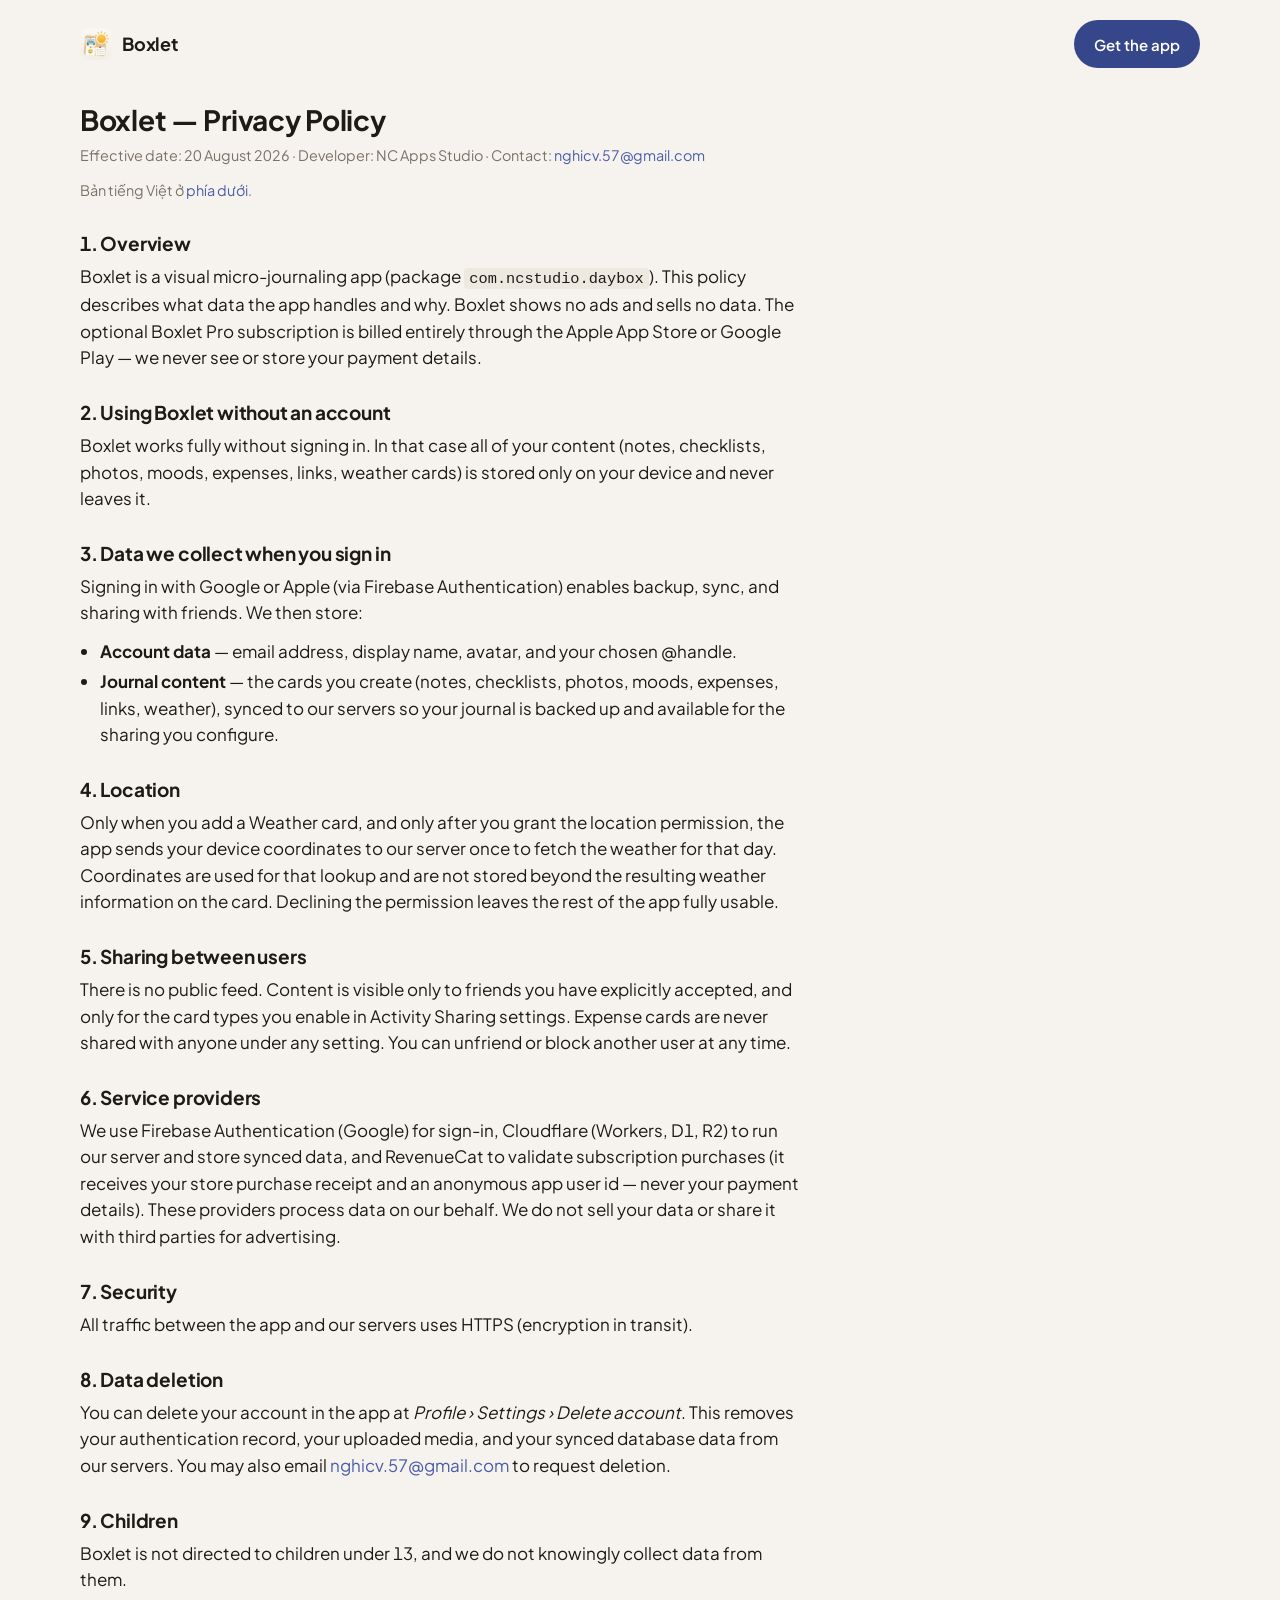
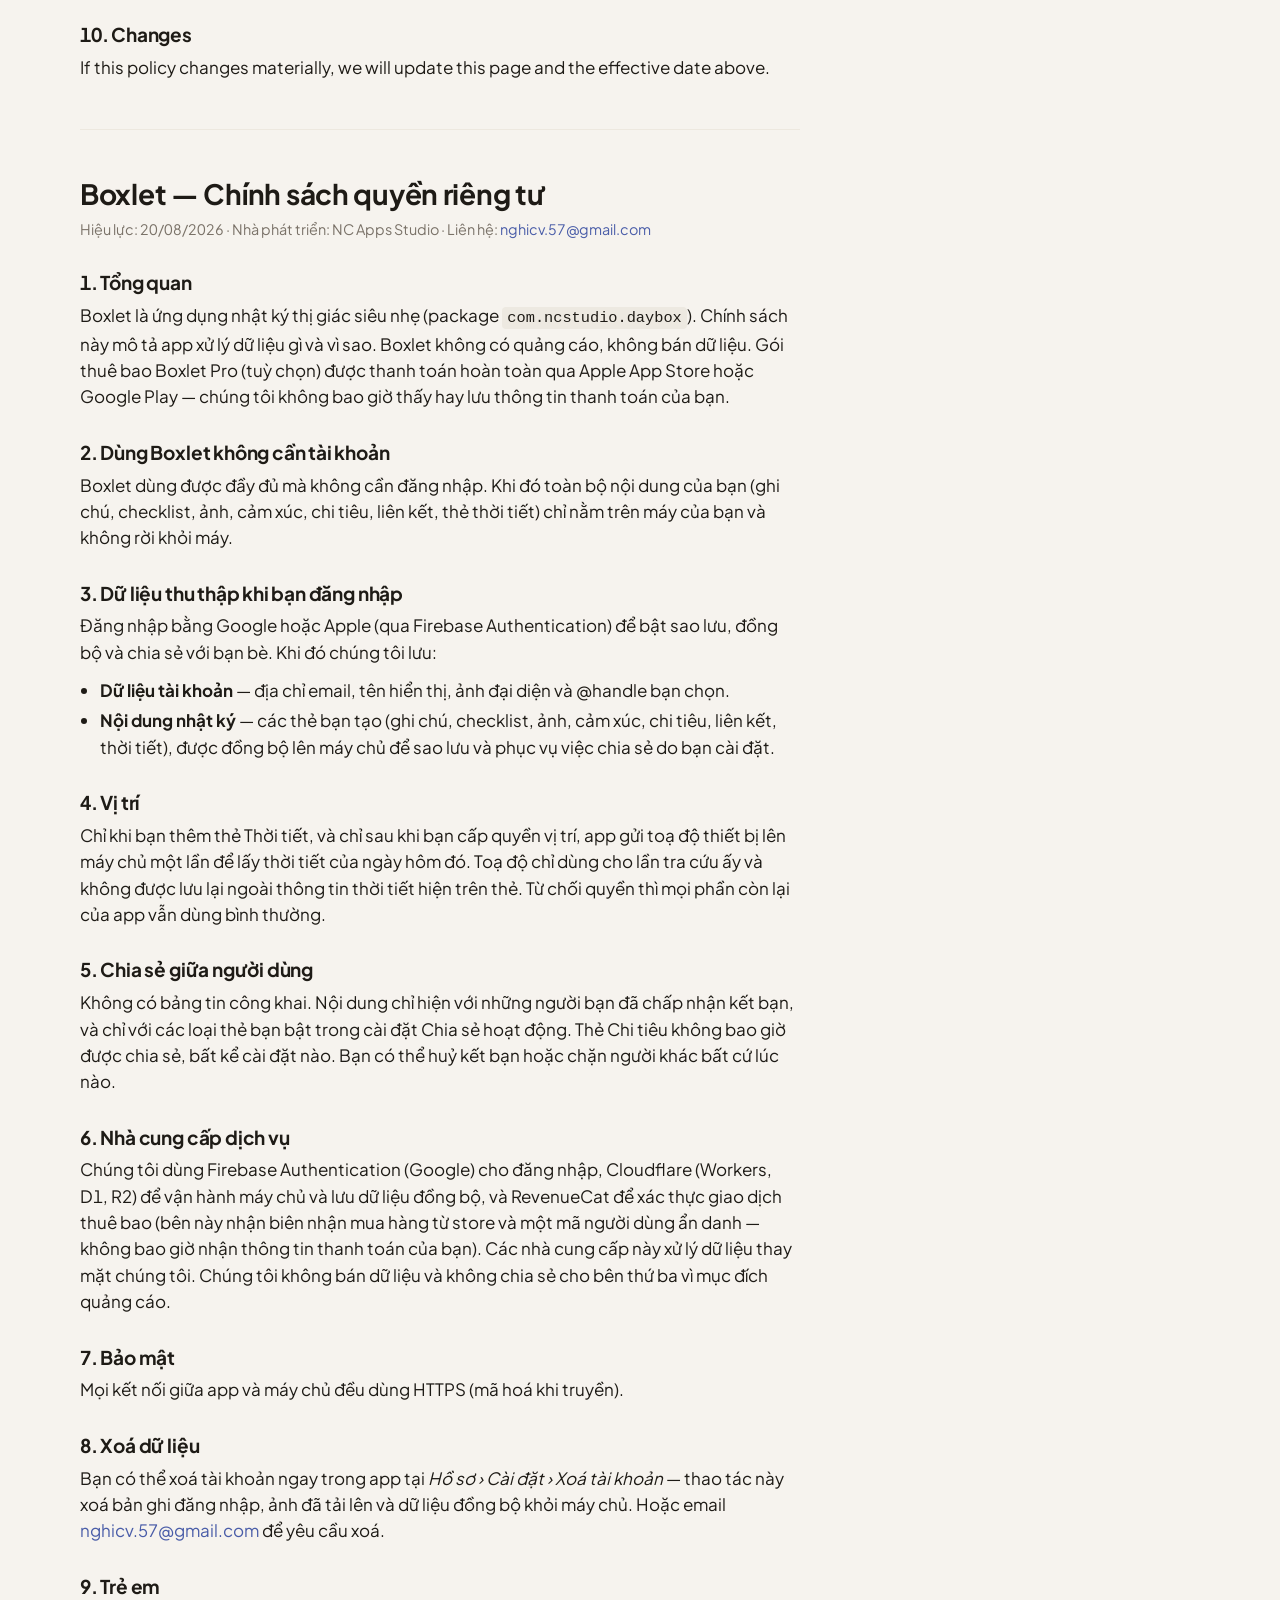
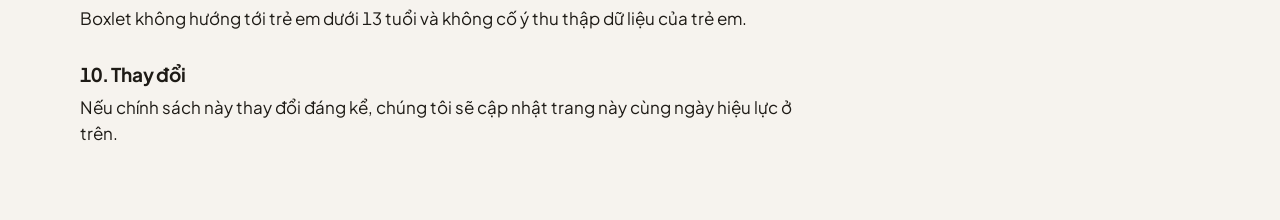
<file: privacy.html>
<!DOCTYPE html>
<html lang="en">
<head>
<meta charset="utf-8">
<meta name="viewport" content="width=device-width, initial-scale=1">
<title>Boxlet — Privacy Policy</title>
<link rel="icon" type="image/png" sizes="32x32" href="/assets/icon-32.png">
<link rel="apple-touch-icon" href="/assets/icon-180.png">
<link rel="stylesheet" href="/style.css">
</head>
<body>
<header class="wrap topbar">
  <a class="brand" href="/"><img src="/assets/icon-192.png" alt="" width="32" height="32">Boxlet</a>
  <div class="topbar-actions">
    <a class="btn btn-primary" href="/#get">Get the app</a>
  </div>
</header>
<main class="wrap legal"><div class="prose">
<h1>Boxlet — Privacy Policy</h1>
<p class="muted">Effective date: 20 August 2026 · Developer: NC Apps Studio · Contact: <a href="mailto:nghicv.57@gmail.com">nghicv.57@gmail.com</a></p>
<p class="muted">Bản tiếng Việt ở <a href="#vi">phía dưới</a>.</p>

<h2>1. Overview</h2>
<p>Boxlet is a visual micro-journaling app (package <code>com.ncstudio.daybox</code>). This policy describes what data the app handles and why. Boxlet shows no ads and sells no data. The optional Boxlet Pro subscription is billed entirely through the Apple App Store or Google Play — we never see or store your payment details.</p>

<h2>2. Using Boxlet without an account</h2>
<p>Boxlet works fully without signing in. In that case all of your content (notes, checklists, photos, moods, expenses, links, weather cards) is stored only on your device and never leaves it.</p>

<h2>3. Data we collect when you sign in</h2>
<p>Signing in with Google or Apple (via Firebase Authentication) enables backup, sync, and sharing with friends. We then store:</p>
<ul>
  <li><strong>Account data</strong> — email address, display name, avatar, and your chosen @handle.</li>
  <li><strong>Journal content</strong> — the cards you create (notes, checklists, photos, moods, expenses, links, weather), synced to our servers so your journal is backed up and available for the sharing you configure.</li>
</ul>

<h2>4. Location</h2>
<p>Only when you add a Weather card, and only after you grant the location permission, the app sends your device coordinates to our server once to fetch the weather for that day. Coordinates are used for that lookup and are not stored beyond the resulting weather information on the card. Declining the permission leaves the rest of the app fully usable.</p>

<h2>5. Sharing between users</h2>
<p>There is no public feed. Content is visible only to friends you have explicitly accepted, and only for the card types you enable in Activity Sharing settings. Expense cards are never shared with anyone under any setting. You can unfriend or block another user at any time.</p>

<h2>6. Service providers</h2>
<p>We use Firebase Authentication (Google) for sign-in, Cloudflare (Workers, D1, R2) to run our server and store synced data, and RevenueCat to validate subscription purchases (it receives your store purchase receipt and an anonymous app user id — never your payment details). These providers process data on our behalf. We do not sell your data or share it with third parties for advertising.</p>

<h2>7. Security</h2>
<p>All traffic between the app and our servers uses HTTPS (encryption in transit).</p>

<h2>8. Data deletion</h2>
<p>You can delete your account in the app at <em>Profile › Settings › Delete account</em>. This removes your authentication record, your uploaded media, and your synced database data from our servers. You may also email <a href="mailto:nghicv.57@gmail.com">nghicv.57@gmail.com</a> to request deletion.</p>

<h2>9. Children</h2>
<p>Boxlet is not directed to children under 13, and we do not knowingly collect data from them.</p>

<h2>10. Changes</h2>
<p>If this policy changes materially, we will update this page and the effective date above.</p>

<hr id="vi">

<h1>Boxlet — Chính sách quyền riêng tư</h1>
<p class="muted">Hiệu lực: 20/08/2026 · Nhà phát triển: NC Apps Studio · Liên hệ: <a href="mailto:nghicv.57@gmail.com">nghicv.57@gmail.com</a></p>

<h2>1. Tổng quan</h2>
<p>Boxlet là ứng dụng nhật ký thị giác siêu nhẹ (package <code>com.ncstudio.daybox</code>). Chính sách này mô tả app xử lý dữ liệu gì và vì sao. Boxlet không có quảng cáo, không bán dữ liệu. Gói thuê bao Boxlet Pro (tuỳ chọn) được thanh toán hoàn toàn qua Apple App Store hoặc Google Play — chúng tôi không bao giờ thấy hay lưu thông tin thanh toán của bạn.</p>

<h2>2. Dùng Boxlet không cần tài khoản</h2>
<p>Boxlet dùng được đầy đủ mà không cần đăng nhập. Khi đó toàn bộ nội dung của bạn (ghi chú, checklist, ảnh, cảm xúc, chi tiêu, liên kết, thẻ thời tiết) chỉ nằm trên máy của bạn và không rời khỏi máy.</p>

<h2>3. Dữ liệu thu thập khi bạn đăng nhập</h2>
<p>Đăng nhập bằng Google hoặc Apple (qua Firebase Authentication) để bật sao lưu, đồng bộ và chia sẻ với bạn bè. Khi đó chúng tôi lưu:</p>
<ul>
  <li><strong>Dữ liệu tài khoản</strong> — địa chỉ email, tên hiển thị, ảnh đại diện và @handle bạn chọn.</li>
  <li><strong>Nội dung nhật ký</strong> — các thẻ bạn tạo (ghi chú, checklist, ảnh, cảm xúc, chi tiêu, liên kết, thời tiết), được đồng bộ lên máy chủ để sao lưu và phục vụ việc chia sẻ do bạn cài đặt.</li>
</ul>

<h2>4. Vị trí</h2>
<p>Chỉ khi bạn thêm thẻ Thời tiết, và chỉ sau khi bạn cấp quyền vị trí, app gửi toạ độ thiết bị lên máy chủ một lần để lấy thời tiết của ngày hôm đó. Toạ độ chỉ dùng cho lần tra cứu ấy và không được lưu lại ngoài thông tin thời tiết hiện trên thẻ. Từ chối quyền thì mọi phần còn lại của app vẫn dùng bình thường.</p>

<h2>5. Chia sẻ giữa người dùng</h2>
<p>Không có bảng tin công khai. Nội dung chỉ hiện với những người bạn đã chấp nhận kết bạn, và chỉ với các loại thẻ bạn bật trong cài đặt Chia sẻ hoạt động. Thẻ Chi tiêu không bao giờ được chia sẻ, bất kể cài đặt nào. Bạn có thể huỷ kết bạn hoặc chặn người khác bất cứ lúc nào.</p>

<h2>6. Nhà cung cấp dịch vụ</h2>
<p>Chúng tôi dùng Firebase Authentication (Google) cho đăng nhập, Cloudflare (Workers, D1, R2) để vận hành máy chủ và lưu dữ liệu đồng bộ, và RevenueCat để xác thực giao dịch thuê bao (bên này nhận biên nhận mua hàng từ store và một mã người dùng ẩn danh — không bao giờ nhận thông tin thanh toán của bạn). Các nhà cung cấp này xử lý dữ liệu thay mặt chúng tôi. Chúng tôi không bán dữ liệu và không chia sẻ cho bên thứ ba vì mục đích quảng cáo.</p>

<h2>7. Bảo mật</h2>
<p>Mọi kết nối giữa app và máy chủ đều dùng HTTPS (mã hoá khi truyền).</p>

<h2>8. Xoá dữ liệu</h2>
<p>Bạn có thể xoá tài khoản ngay trong app tại <em>Hồ sơ › Cài đặt › Xoá tài khoản</em> — thao tác này xoá bản ghi đăng nhập, ảnh đã tải lên và dữ liệu đồng bộ khỏi máy chủ. Hoặc email <a href="mailto:nghicv.57@gmail.com">nghicv.57@gmail.com</a> để yêu cầu xoá.</p>

<h2>9. Trẻ em</h2>
<p>Boxlet không hướng tới trẻ em dưới 13 tuổi và không cố ý thu thập dữ liệu của trẻ em.</p>

<h2>10. Thay đổi</h2>
<p>Nếu chính sách này thay đổi đáng kể, chúng tôi sẽ cập nhật trang này cùng ngày hiệu lực ở trên.</p>

</div></main>
</body>
</html>
</file>
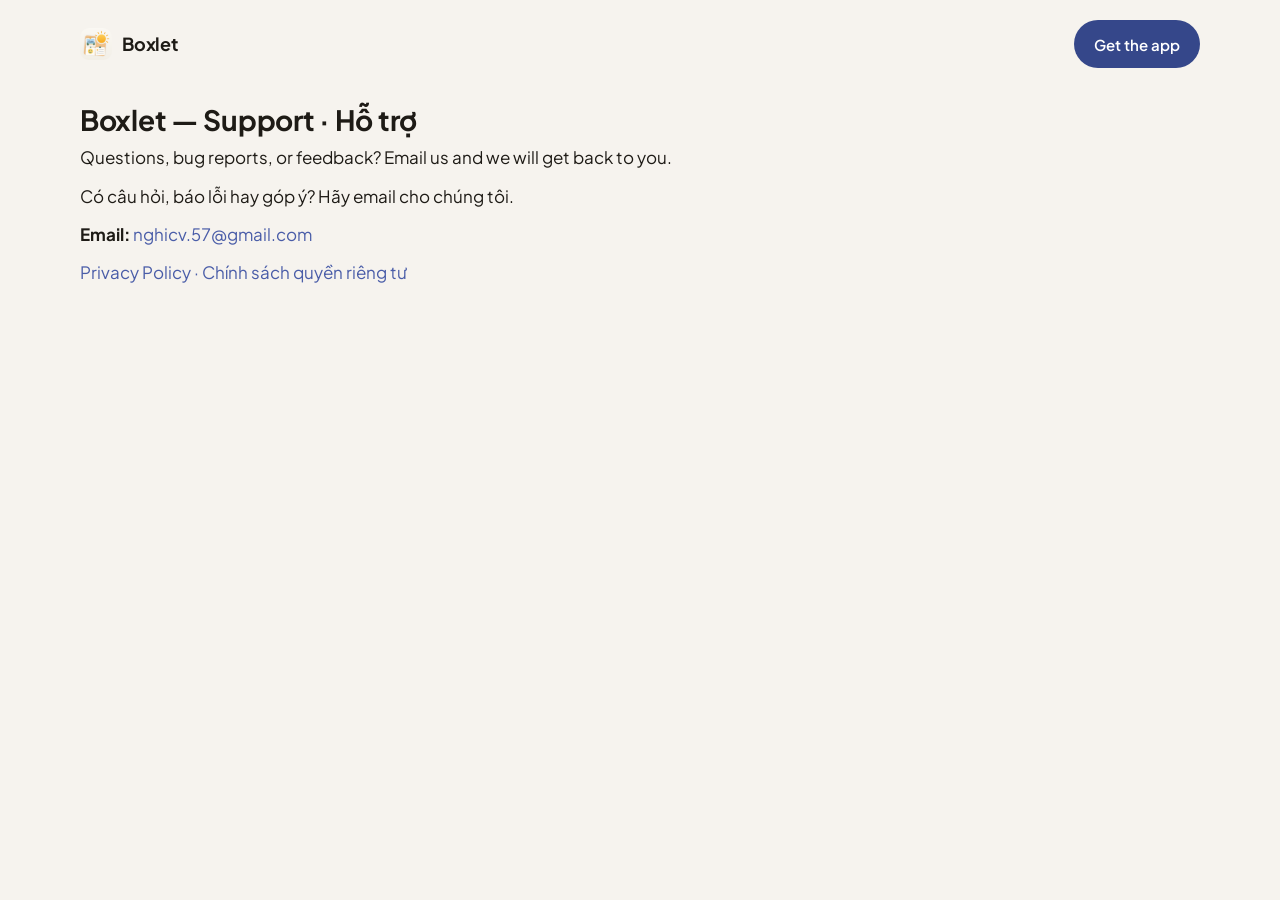
<file: support.html>
<!DOCTYPE html>
<html lang="en">
<head>
<meta charset="utf-8">
<meta name="viewport" content="width=device-width, initial-scale=1">
<title>Boxlet — Support</title>
<link rel="icon" type="image/png" sizes="32x32" href="/assets/icon-32.png">
<link rel="apple-touch-icon" href="/assets/icon-180.png">
<link rel="stylesheet" href="/style.css">
</head>
<body>
<header class="wrap topbar">
  <a class="brand" href="/"><img src="/assets/icon-192.png" alt="" width="32" height="32">Boxlet</a>
  <div class="topbar-actions">
    <a class="btn btn-primary" href="/#get">Get the app</a>
  </div>
</header>
<main class="wrap legal"><div class="prose">
<h1>Boxlet — Support · Hỗ trợ</h1>
<p>Questions, bug reports, or feedback? Email us and we will get back to you.</p>
<p>Có câu hỏi, báo lỗi hay góp ý? Hãy email cho chúng tôi.</p>
<p><strong>Email:</strong> <a href="mailto:nghicv.57@gmail.com">nghicv.57@gmail.com</a></p>
<p><a href="./privacy.html">Privacy Policy · Chính sách quyền riêng tư</a></p>
</div></main>
</body>
</html>
</file>
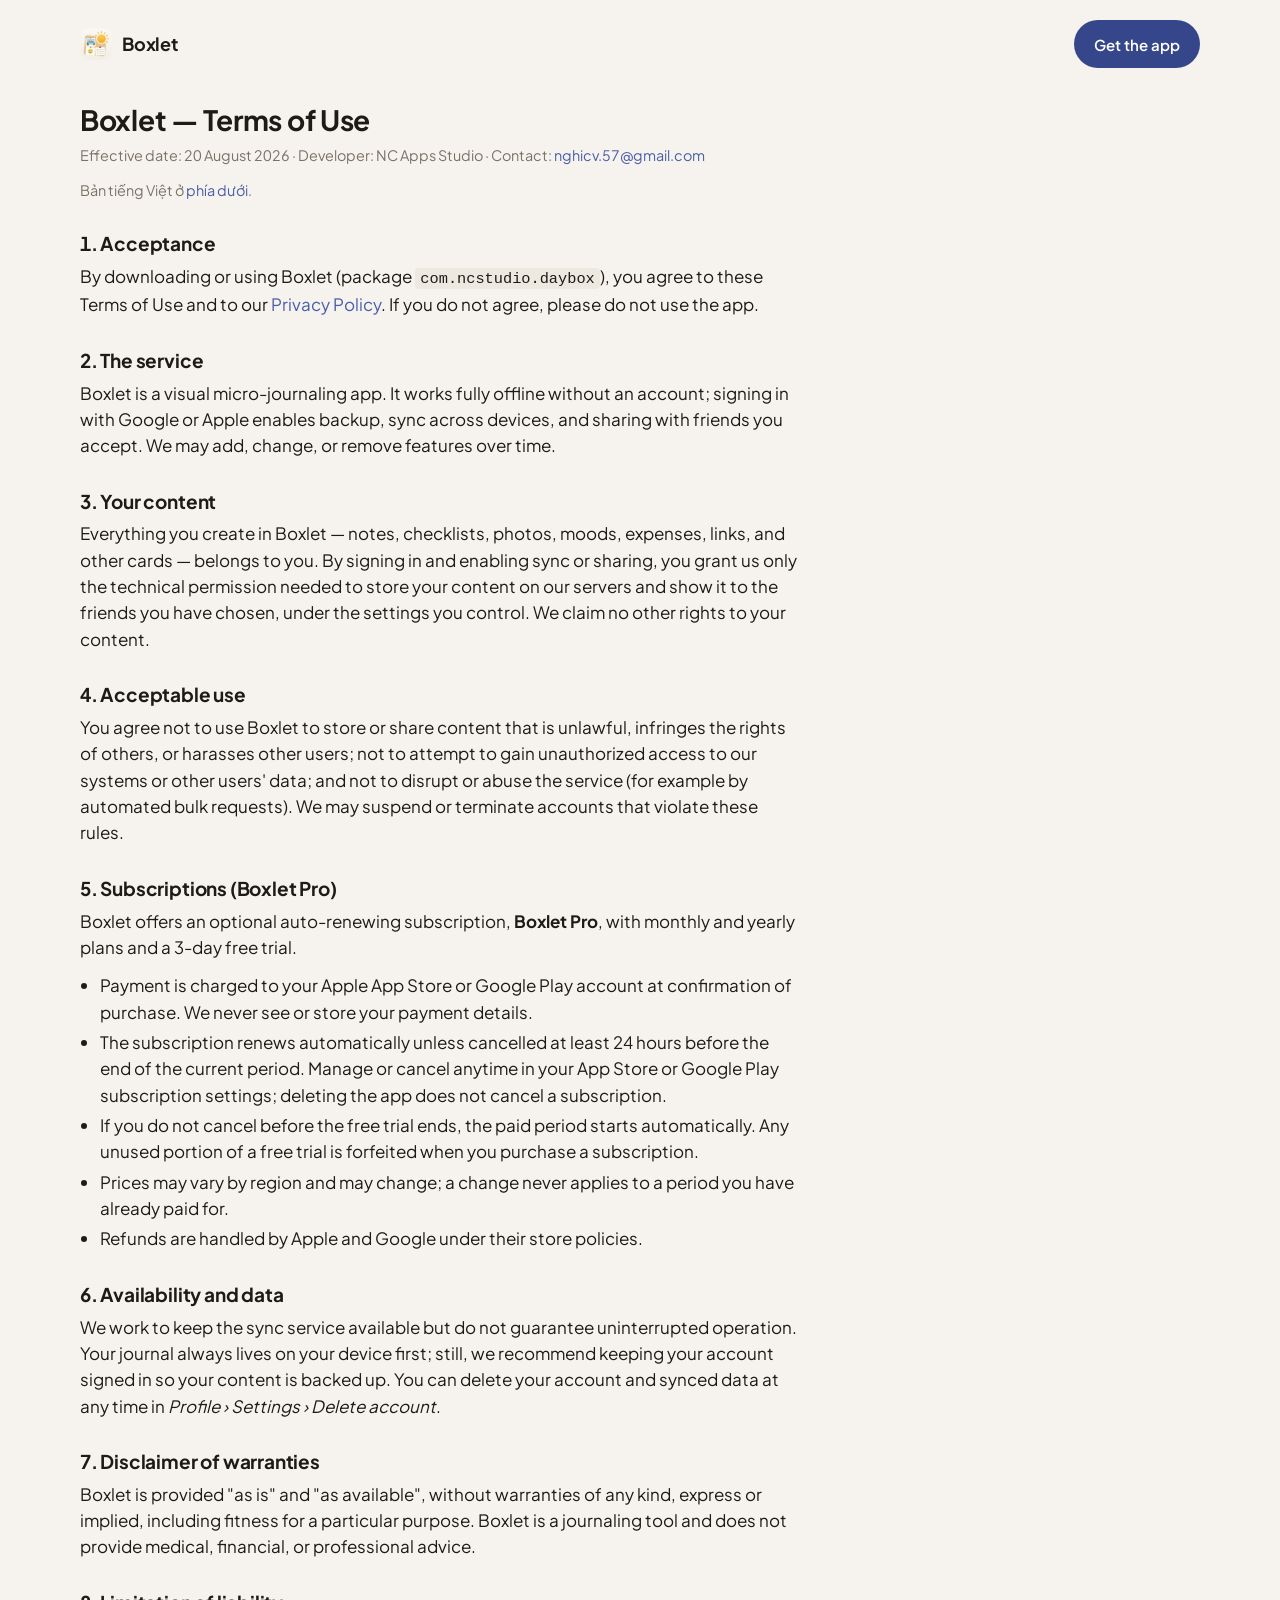
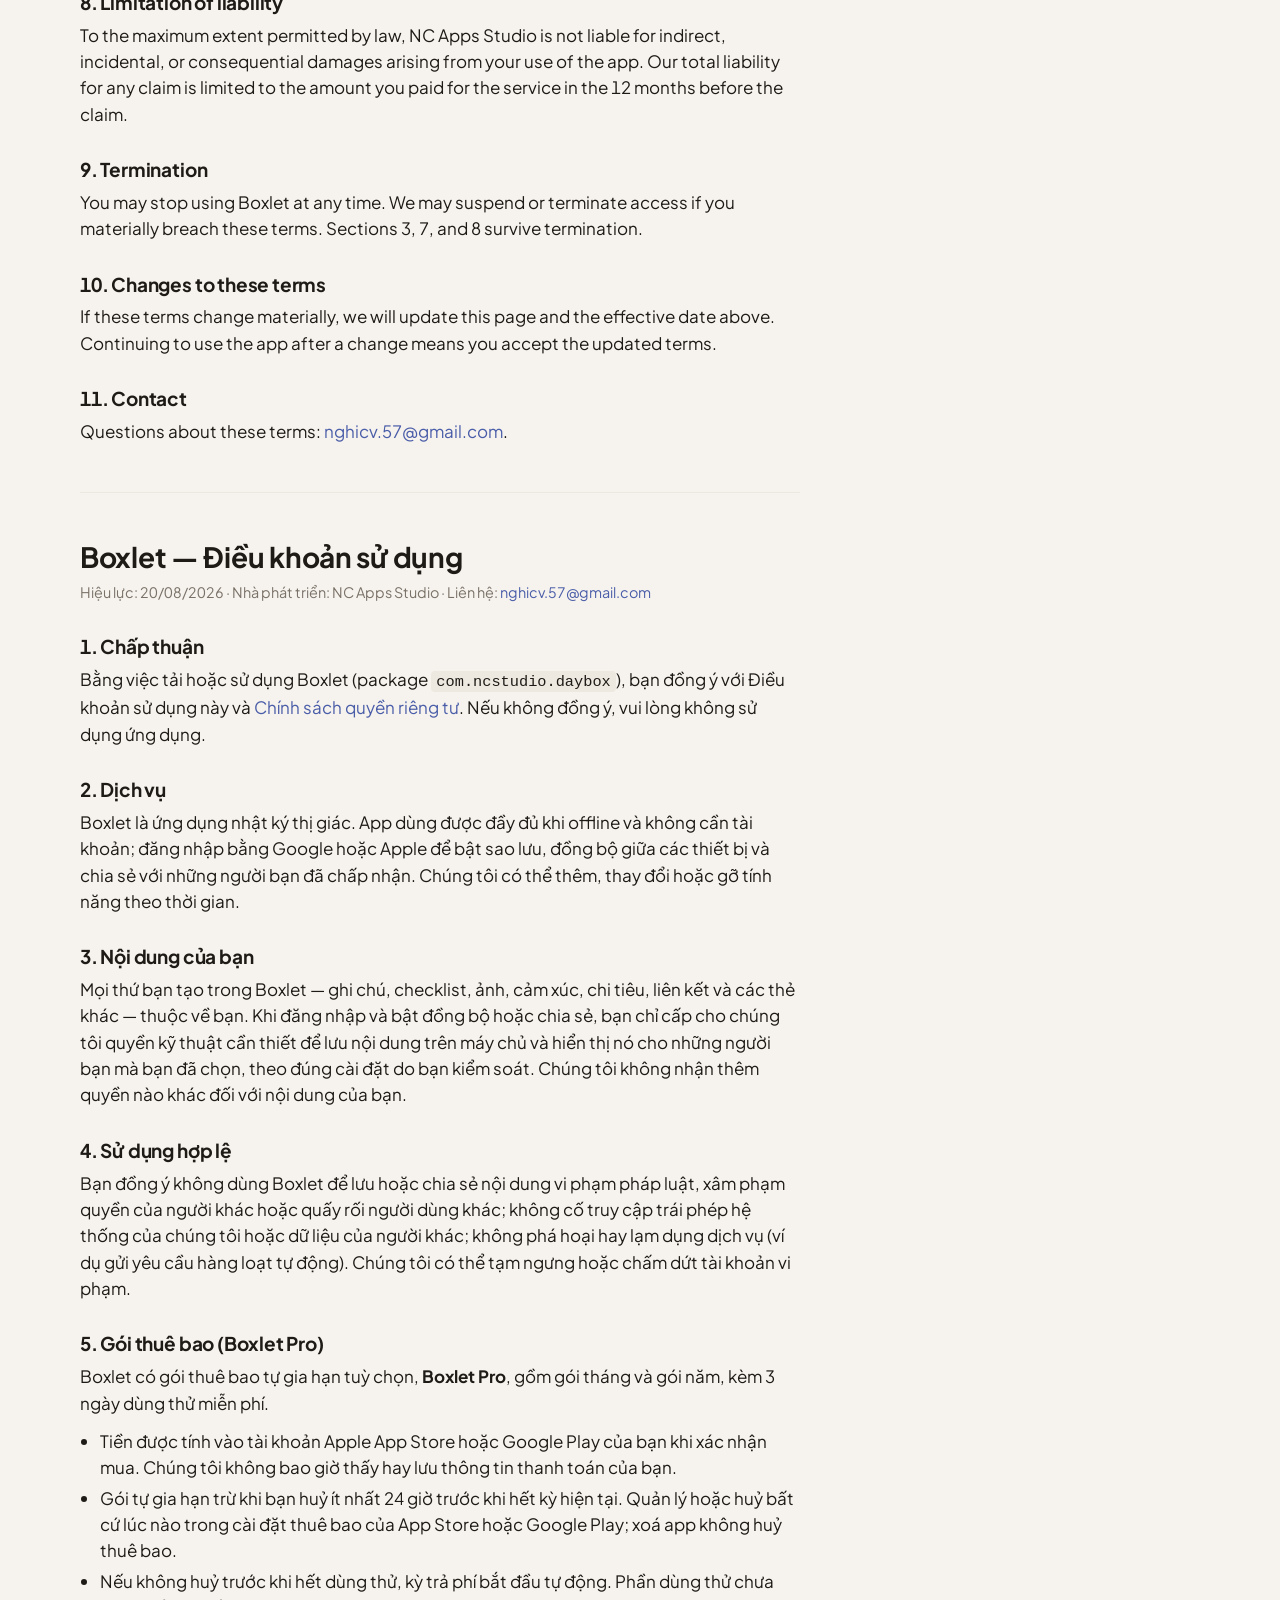
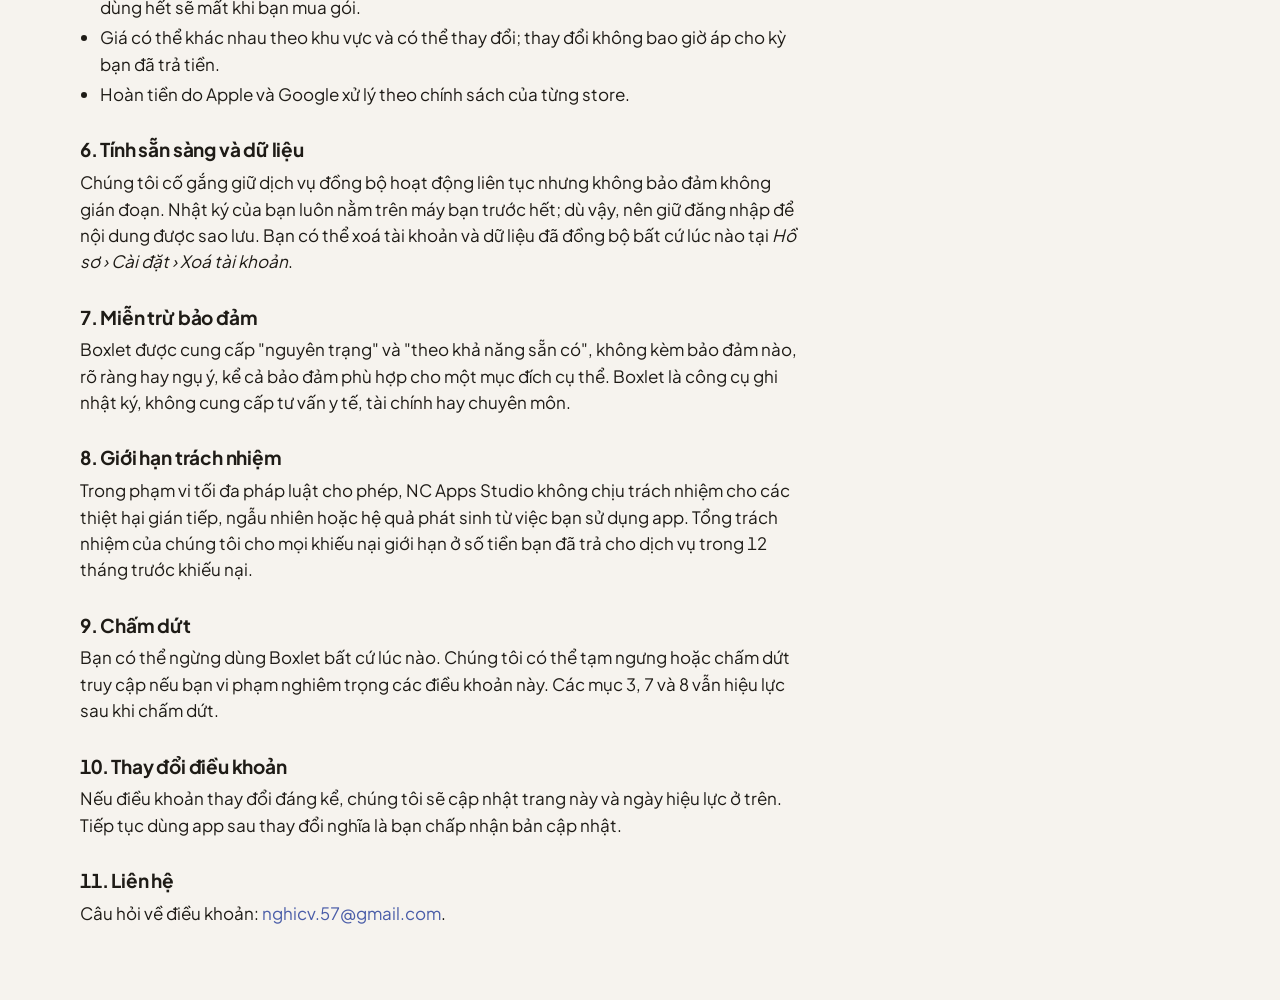
<file: terms.html>
<!DOCTYPE html>
<html lang="en">
<head>
<meta charset="utf-8">
<meta name="viewport" content="width=device-width, initial-scale=1">
<title>Boxlet — Terms of Use</title>
<link rel="icon" type="image/png" sizes="32x32" href="/assets/icon-32.png">
<link rel="apple-touch-icon" href="/assets/icon-180.png">
<link rel="stylesheet" href="/style.css">
</head>
<body>
<header class="wrap topbar">
  <a class="brand" href="/"><img src="/assets/icon-192.png" alt="" width="32" height="32">Boxlet</a>
  <div class="topbar-actions">
    <a class="btn btn-primary" href="/#get">Get the app</a>
  </div>
</header>
<main class="wrap legal"><div class="prose">
<h1>Boxlet — Terms of Use</h1>
<p class="muted">Effective date: 20 August 2026 · Developer: NC Apps Studio · Contact: <a href="mailto:nghicv.57@gmail.com">nghicv.57@gmail.com</a></p>
<p class="muted">Bản tiếng Việt ở <a href="#vi">phía dưới</a>.</p>

<h2>1. Acceptance</h2>
<p>By downloading or using Boxlet (package <code>com.ncstudio.daybox</code>), you agree to these Terms of Use and to our <a href="./privacy.html">Privacy Policy</a>. If you do not agree, please do not use the app.</p>

<h2>2. The service</h2>
<p>Boxlet is a visual micro-journaling app. It works fully offline without an account; signing in with Google or Apple enables backup, sync across devices, and sharing with friends you accept. We may add, change, or remove features over time.</p>

<h2>3. Your content</h2>
<p>Everything you create in Boxlet — notes, checklists, photos, moods, expenses, links, and other cards — belongs to you. By signing in and enabling sync or sharing, you grant us only the technical permission needed to store your content on our servers and show it to the friends you have chosen, under the settings you control. We claim no other rights to your content.</p>

<h2>4. Acceptable use</h2>
<p>You agree not to use Boxlet to store or share content that is unlawful, infringes the rights of others, or harasses other users; not to attempt to gain unauthorized access to our systems or other users' data; and not to disrupt or abuse the service (for example by automated bulk requests). We may suspend or terminate accounts that violate these rules.</p>

<h2>5. Subscriptions (Boxlet Pro)</h2>
<p>Boxlet offers an optional auto-renewing subscription, <strong>Boxlet Pro</strong>, with monthly and yearly plans and a 3-day free trial.</p>
<ul>
  <li>Payment is charged to your Apple App Store or Google Play account at confirmation of purchase. We never see or store your payment details.</li>
  <li>The subscription renews automatically unless cancelled at least 24 hours before the end of the current period. Manage or cancel anytime in your App Store or Google Play subscription settings; deleting the app does not cancel a subscription.</li>
  <li>If you do not cancel before the free trial ends, the paid period starts automatically. Any unused portion of a free trial is forfeited when you purchase a subscription.</li>
  <li>Prices may vary by region and may change; a change never applies to a period you have already paid for.</li>
  <li>Refunds are handled by Apple and Google under their store policies.</li>
</ul>

<h2>6. Availability and data</h2>
<p>We work to keep the sync service available but do not guarantee uninterrupted operation. Your journal always lives on your device first; still, we recommend keeping your account signed in so your content is backed up. You can delete your account and synced data at any time in <em>Profile › Settings › Delete account</em>.</p>

<h2>7. Disclaimer of warranties</h2>
<p>Boxlet is provided "as is" and "as available", without warranties of any kind, express or implied, including fitness for a particular purpose. Boxlet is a journaling tool and does not provide medical, financial, or professional advice.</p>

<h2>8. Limitation of liability</h2>
<p>To the maximum extent permitted by law, NC Apps Studio is not liable for indirect, incidental, or consequential damages arising from your use of the app. Our total liability for any claim is limited to the amount you paid for the service in the 12 months before the claim.</p>

<h2>9. Termination</h2>
<p>You may stop using Boxlet at any time. We may suspend or terminate access if you materially breach these terms. Sections 3, 7, and 8 survive termination.</p>

<h2>10. Changes to these terms</h2>
<p>If these terms change materially, we will update this page and the effective date above. Continuing to use the app after a change means you accept the updated terms.</p>

<h2>11. Contact</h2>
<p>Questions about these terms: <a href="mailto:nghicv.57@gmail.com">nghicv.57@gmail.com</a>.</p>

<hr id="vi">

<h1>Boxlet — Điều khoản sử dụng</h1>
<p class="muted">Hiệu lực: 20/08/2026 · Nhà phát triển: NC Apps Studio · Liên hệ: <a href="mailto:nghicv.57@gmail.com">nghicv.57@gmail.com</a></p>

<h2>1. Chấp thuận</h2>
<p>Bằng việc tải hoặc sử dụng Boxlet (package <code>com.ncstudio.daybox</code>), bạn đồng ý với Điều khoản sử dụng này và <a href="./privacy.html">Chính sách quyền riêng tư</a>. Nếu không đồng ý, vui lòng không sử dụng ứng dụng.</p>

<h2>2. Dịch vụ</h2>
<p>Boxlet là ứng dụng nhật ký thị giác. App dùng được đầy đủ khi offline và không cần tài khoản; đăng nhập bằng Google hoặc Apple để bật sao lưu, đồng bộ giữa các thiết bị và chia sẻ với những người bạn đã chấp nhận. Chúng tôi có thể thêm, thay đổi hoặc gỡ tính năng theo thời gian.</p>

<h2>3. Nội dung của bạn</h2>
<p>Mọi thứ bạn tạo trong Boxlet — ghi chú, checklist, ảnh, cảm xúc, chi tiêu, liên kết và các thẻ khác — thuộc về bạn. Khi đăng nhập và bật đồng bộ hoặc chia sẻ, bạn chỉ cấp cho chúng tôi quyền kỹ thuật cần thiết để lưu nội dung trên máy chủ và hiển thị nó cho những người bạn mà bạn đã chọn, theo đúng cài đặt do bạn kiểm soát. Chúng tôi không nhận thêm quyền nào khác đối với nội dung của bạn.</p>

<h2>4. Sử dụng hợp lệ</h2>
<p>Bạn đồng ý không dùng Boxlet để lưu hoặc chia sẻ nội dung vi phạm pháp luật, xâm phạm quyền của người khác hoặc quấy rối người dùng khác; không cố truy cập trái phép hệ thống của chúng tôi hoặc dữ liệu của người khác; không phá hoại hay lạm dụng dịch vụ (ví dụ gửi yêu cầu hàng loạt tự động). Chúng tôi có thể tạm ngưng hoặc chấm dứt tài khoản vi phạm.</p>

<h2>5. Gói thuê bao (Boxlet Pro)</h2>
<p>Boxlet có gói thuê bao tự gia hạn tuỳ chọn, <strong>Boxlet Pro</strong>, gồm gói tháng và gói năm, kèm 3 ngày dùng thử miễn phí.</p>
<ul>
  <li>Tiền được tính vào tài khoản Apple App Store hoặc Google Play của bạn khi xác nhận mua. Chúng tôi không bao giờ thấy hay lưu thông tin thanh toán của bạn.</li>
  <li>Gói tự gia hạn trừ khi bạn huỷ ít nhất 24 giờ trước khi hết kỳ hiện tại. Quản lý hoặc huỷ bất cứ lúc nào trong cài đặt thuê bao của App Store hoặc Google Play; xoá app không huỷ thuê bao.</li>
  <li>Nếu không huỷ trước khi hết dùng thử, kỳ trả phí bắt đầu tự động. Phần dùng thử chưa dùng hết sẽ mất khi bạn mua gói.</li>
  <li>Giá có thể khác nhau theo khu vực và có thể thay đổi; thay đổi không bao giờ áp cho kỳ bạn đã trả tiền.</li>
  <li>Hoàn tiền do Apple và Google xử lý theo chính sách của từng store.</li>
</ul>

<h2>6. Tính sẵn sàng và dữ liệu</h2>
<p>Chúng tôi cố gắng giữ dịch vụ đồng bộ hoạt động liên tục nhưng không bảo đảm không gián đoạn. Nhật ký của bạn luôn nằm trên máy bạn trước hết; dù vậy, nên giữ đăng nhập để nội dung được sao lưu. Bạn có thể xoá tài khoản và dữ liệu đã đồng bộ bất cứ lúc nào tại <em>Hồ sơ › Cài đặt › Xoá tài khoản</em>.</p>

<h2>7. Miễn trừ bảo đảm</h2>
<p>Boxlet được cung cấp "nguyên trạng" và "theo khả năng sẵn có", không kèm bảo đảm nào, rõ ràng hay ngụ ý, kể cả bảo đảm phù hợp cho một mục đích cụ thể. Boxlet là công cụ ghi nhật ký, không cung cấp tư vấn y tế, tài chính hay chuyên môn.</p>

<h2>8. Giới hạn trách nhiệm</h2>
<p>Trong phạm vi tối đa pháp luật cho phép, NC Apps Studio không chịu trách nhiệm cho các thiệt hại gián tiếp, ngẫu nhiên hoặc hệ quả phát sinh từ việc bạn sử dụng app. Tổng trách nhiệm của chúng tôi cho mọi khiếu nại giới hạn ở số tiền bạn đã trả cho dịch vụ trong 12 tháng trước khiếu nại.</p>

<h2>9. Chấm dứt</h2>
<p>Bạn có thể ngừng dùng Boxlet bất cứ lúc nào. Chúng tôi có thể tạm ngưng hoặc chấm dứt truy cập nếu bạn vi phạm nghiêm trọng các điều khoản này. Các mục 3, 7 và 8 vẫn hiệu lực sau khi chấm dứt.</p>

<h2>10. Thay đổi điều khoản</h2>
<p>Nếu điều khoản thay đổi đáng kể, chúng tôi sẽ cập nhật trang này và ngày hiệu lực ở trên. Tiếp tục dùng app sau thay đổi nghĩa là bạn chấp nhận bản cập nhật.</p>

<h2>11. Liên hệ</h2>
<p>Câu hỏi về điều khoản: <a href="mailto:nghicv.57@gmail.com">nghicv.57@gmail.com</a>.</p>

</div></main>
</body>
</html>
</file>
<file: style.css>
/* Boxlet — boxlet.day
   Tokens mirror docs/design-system.md in the app repo. One typeface, hierarchy
   by weight; paper tints per card type; indigo is the only interaction color;
   no decorative gradients. The site is the app's ninth screen. */

@font-face {
  font-family: "Plus Jakarta Sans";
  src: url("/assets/fonts/PlusJakartaSans-Variable.woff2") format("woff2");
  font-weight: 200 800;
  font-display: swap;
}

:root {
  --bg: #F6F3EE;
  --surface: #FFFDF9;
  --raised: #FFFFFF;
  --sunken: #EDE9E1;
  --ink: #1E1B16;
  --ink-2: #7A7268;
  --ink-3: #A9A196;
  --hairline: #E3DED4;
  --divider: #EDE8DF;
  --primary: #4A5DA8;
  --primary-filled: #35478A;
  --primary-pressed: #2A3970;
  --primary-soft: #E8EBF7;
  --on-primary: #FFFFFF;
  --success: #3F8F5C;
  --streak: #E07A2B;
  --mood-good: #5E9E6B;
  --mood-good-bg: #EAF3EA;
  --paper-note: #FDF7EA;
  --paper-todo: #F0F2FA;
  --paper-expense: #F5F0F9;
  --paper-link: #EAF3F1;
  --paper-weather: #EDF3F9;
  --paper-wake: #FFF1E0;
  --paper-bed: #E8E7F6;
  --paper-timer: #F1F5EC;
  --phone-bezel: #14120F;
  --card-shadow: 0 1px 3px rgba(58, 46, 34, 0.05);
  --phone-shadow: 0 24px 60px -24px rgba(30, 27, 22, 0.35), 0 8px 20px -12px rgba(30, 27, 22, 0.2);
  --r-card: 18px;
  --r-tile: 14px;
  --r-image: 12px;
  --r-pill: 999px;
  color-scheme: light dark;
}

@media (prefers-color-scheme: dark) {
  :root {
    --bg: #131210;
    --surface: #1D1B17;
    --raised: #26231E;
    --sunken: #100F0D;
    --ink: #F4F1EA;
    --ink-2: #A39C90;
    --ink-3: #7A7368;
    --hairline: #35312A;
    --divider: #2B2822;
    --primary: #8E9CDD;
    --primary-filled: #6E7DC4;
    --primary-pressed: #5A68A8;
    --primary-soft: #232840;
    --success: #5FB07B;
    --streak: #F0913F;
    --mood-good: #5FB07B;
    --mood-good-bg: #1A2E1D;
    --paper-note: #221E15;
    --paper-todo: #1A1D2B;
    --paper-expense: #221C2B;
    --paper-link: #16241F;
    --paper-weather: #16202B;
    --paper-wake: #2B1E12;
    --paper-bed: #141728;
    --paper-timer: #1A2116;
    --phone-bezel: #2E2A24;
    --card-shadow: none;
    --phone-shadow: 0 0 0 1px var(--hairline);
  }
}

*, *::before, *::after { box-sizing: border-box; }

html { -webkit-text-size-adjust: 100%; scroll-behavior: smooth; }

body {
  margin: 0;
  background: var(--bg);
  color: var(--ink);
  font-family: "Plus Jakarta Sans", -apple-system, "Segoe UI", Roboto, sans-serif;
  font-size: 1.0625rem;
  line-height: 1.55;
  font-weight: 400;
  -webkit-font-smoothing: antialiased;
}

img { max-width: 100%; height: auto; display: block; }

a { color: var(--primary); text-decoration: none; }
a:hover { text-decoration: underline; text-underline-offset: 3px; }

:focus-visible {
  outline: 2px solid var(--primary);
  outline-offset: 3px;
  border-radius: 4px;
}

h1, h2, h3 { margin: 0; font-weight: 700; letter-spacing: -0.01em; line-height: 1.15; }
p { margin: 0; }

.wrap {
  width: min(100% - 2.5rem, 1120px);
  margin-inline: auto;
}

/* ---------- top bar ---------- */

.topbar {
  display: flex;
  align-items: center;
  justify-content: space-between;
  gap: 1rem;
  padding-block: 1.25rem;
}

.brand {
  display: inline-flex;
  align-items: center;
  gap: 0.625rem;
  color: var(--ink);
  font-weight: 700;
  font-size: 1.125rem;
  letter-spacing: -0.01em;
}
.brand:hover { text-decoration: none; }
.brand img { width: 32px; height: 32px; border-radius: 9px; }

.nav-links {
  display: flex;
  gap: 1.75rem;
  margin-inline: auto;
  padding-inline: 2rem;
}
.nav-links a { color: var(--ink-2); font-weight: 600; font-size: 0.9375rem; }
.nav-links a:hover { color: var(--ink); text-decoration: none; }

.topbar-actions { display: flex; align-items: center; gap: 1.25rem; }

.lang {
  color: var(--ink-2);
  font-weight: 600;
  font-size: 0.9375rem;
}
.lang:hover { color: var(--ink); }

/* ---------- buttons ---------- */

.btn {
  display: inline-flex;
  align-items: center;
  justify-content: center;
  gap: 0.5rem;
  min-height: 48px;
  padding: 0 1.25rem;
  border-radius: var(--r-pill);
  font-weight: 600;
  font-size: 0.9375rem;
  line-height: 1;
  white-space: nowrap;
  transition: background-color 120ms ease, transform 120ms ease;
}
.btn:hover { text-decoration: none; }
.btn:active { transform: translateY(1px); }

.btn-primary { background: var(--primary-filled); color: var(--on-primary); }
.btn-primary:hover { background: var(--primary-pressed); }

.btn-ghost {
  background: transparent;
  color: var(--ink);
  box-shadow: inset 0 0 0 1px var(--hairline);
}
.btn-ghost:hover { background: var(--surface); }

.btn svg { width: 18px; height: 18px; flex: none; }

.badge { display: inline-block; line-height: 0; border-radius: 8px; transition: transform 120ms ease, opacity 120ms ease; }
.badge img { height: 54px; width: auto; }
.badge:hover { opacity: 0.88; }
.badge:active { transform: translateY(1px); }

/* ---------- hero ---------- */

.hero {
  display: grid;
  grid-template-columns: minmax(0, 1.15fr) minmax(0, 0.85fr);
  gap: clamp(2rem, 6vw, 5rem);
  align-items: center;
  padding-block: clamp(2rem, 6vw, 4.5rem) clamp(3rem, 8vw, 6rem);
}

.hero h1 {
  font-size: clamp(2.375rem, 5.2vw, 4rem);
  letter-spacing: -0.02em;
  line-height: 1.08;
  text-wrap: balance;
}

/* Vietnamese runs ~10% longer; one step down keeps the headline on two lines. */
html[lang="vi"] .hero h1 { font-size: clamp(2.125rem, 4.6vw, 3.5rem); }

.hero .lead {
  margin-top: 1.25rem;
  max-width: 34rem;
  font-size: clamp(1.0625rem, 1.5vw, 1.1875rem);
  color: var(--ink-2);
  text-wrap: pretty;
}

.store-row {
  display: flex;
  flex-wrap: wrap;
  gap: 0.75rem;
  margin-top: 2rem;
}

.hero .fine {
  margin-top: 1rem;
  font-size: 0.8125rem;
  font-weight: 500;
  color: var(--ink-3);
}
.hero .fine span + span::before { content: "·"; margin-inline: 0.5rem; }

.hero-visual {
  position: relative;
  display: flex;
  justify-content: center;
}

/* ---------- phone frame ---------- */

.phone {
  width: 100%;
  max-width: 320px;
  padding: 10px;
  background: var(--phone-bezel);
  border-radius: 48px;
  box-shadow: var(--phone-shadow);
}
.phone img {
  width: 100%;
  border-radius: 38px;
  background: #F6F3EE;
}
.phone-sm { max-width: 240px; border-radius: 40px; padding: 8px; }
.phone-sm img { border-radius: 32px; }

/* ---------- sections ---------- */

.section { padding-block: clamp(3rem, 8vw, 6rem); scroll-margin-top: 1rem; }
.section + .section { border-top: 1px solid var(--divider); }

.section-head { max-width: 40rem; }
.section-head h2 {
  font-size: clamp(1.75rem, 3.2vw, 2.375rem);
  text-wrap: balance;
}
.section-head p {
  margin-top: 0.75rem;
  color: var(--ink-2);
  font-size: 1.0625rem;
  text-wrap: pretty;
}
.section-head.center { margin-inline: auto; text-align: center; }

/* ---------- pillars ---------- */

.pillars {
  display: grid;
  grid-template-columns: repeat(3, minmax(0, 1fr));
  gap: clamp(1.25rem, 3vw, 2.5rem);
  margin-top: clamp(2rem, 5vw, 3.5rem);
}

.pillar {
  display: flex;
  flex-direction: column;
  gap: 1.25rem;
  padding: clamp(1.25rem, 2.5vw, 2rem) clamp(1.25rem, 2.5vw, 2rem) 0;
  background: var(--surface);
  border: 1px solid var(--hairline);
  border-radius: var(--r-card);
  box-shadow: var(--card-shadow);
  overflow: hidden;
}
.pillar h3 { font-size: 1.25rem; }
.pillar p { margin-top: 0.5rem; color: var(--ink-2); font-size: 0.9375rem; }
.pillar .shot {
  margin-top: auto;
  align-self: center;
  width: 78%;
  max-width: 250px;
  padding: 7px 7px 0;
  background: var(--phone-bezel);
  border-radius: 34px 34px 0 0;
}
.pillar .shot img {
  border-radius: 28px 28px 0 0;
  aspect-ratio: 1320 / 2420;
  object-fit: cover;
  object-position: top;
  background: #F6F3EE;
}

/* ---------- paper collection (the signature) ---------- */

.paper-section { background: var(--surface); }

.board {
  display: grid;
  grid-template-columns: repeat(4, minmax(0, 1fr));
  grid-auto-rows: 132px;
  gap: 12px;
  width: min(100%, 620px);
  margin: clamp(2rem, 5vw, 3.5rem) auto 0;
}

.card {
  display: flex;
  flex-direction: column;
  padding: 14px 16px;
  border: 1px solid var(--hairline);
  border-radius: var(--r-card);
  background: var(--surface);
  box-shadow: var(--card-shadow);
  overflow: hidden;
  transition: transform 160ms ease, box-shadow 160ms ease;
}
.card:hover {
  transform: translateY(-2px);
  box-shadow: 0 6px 18px -8px rgba(30, 27, 22, 0.2), var(--card-shadow);
}
.w2 { grid-column: span 2; }
.h2 { grid-row: span 2; }

.card-label {
  display: flex;
  justify-content: space-between;
  gap: 0.5rem;
  font-size: 0.6875rem;
  font-weight: 600;
  letter-spacing: 0.07em;
  text-transform: uppercase;
  color: var(--ink-2);
}
.card-label .meta { letter-spacing: 0; text-transform: none; font-weight: 500; color: var(--ink-3); }

.card-body { margin-top: auto; }
.card-value {
  font-size: 1.5rem;
  font-weight: 700;
  letter-spacing: -0.01em;
  line-height: 1.15;
  font-variant-numeric: tabular-nums;
}
.card-text { font-size: 1rem; line-height: 1.35; }
.card-sub { font-size: 0.8125rem; color: var(--ink-2); margin-top: 2px; }
.card-sm .card-value { font-size: 1.25rem; }
.card-sm .card-text { font-size: 0.9375rem; }

.card-note { background: var(--paper-note); }
.card-todo { background: var(--paper-todo); }
.card-expense { background: var(--paper-expense); }
.card-link { background: var(--paper-link); }
.card-weather { background: var(--paper-weather); }
.card-wake { background: var(--paper-wake); }
.card-bed { background: var(--paper-bed); }
.card-timer { background: var(--paper-timer); }
.card-mood { background: var(--mood-good-bg); }

.card-photo { padding: 0; border: 0; }
.card-photo img { width: 100%; height: 100%; object-fit: cover; }

.progress {
  height: 5px;
  margin-top: 10px;
  border-radius: var(--r-pill);
  background: var(--divider);
  overflow: hidden;
}
.progress i { display: block; height: 100%; width: 75%; background: var(--primary); border-radius: inherit; }

.tick {
  display: flex;
  align-items: center;
  gap: 8px;
  margin-top: 12px;
  font-size: 0.9375rem;
  color: var(--ink-2);
  text-decoration: line-through;
}
.tick svg { width: 18px; height: 18px; color: var(--success); flex: none; }

.mood-face { display: flex; align-items: center; gap: 10px; color: var(--mood-good); font-weight: 600; font-size: 1.125rem; }
.mood-face svg { width: 30px; height: 30px; }

.card-add {
  align-items: center;
  justify-content: center;
  border-style: dashed;
  background: transparent;
  color: var(--ink-3);
  font-weight: 600;
  font-size: 0.875rem;
  box-shadow: none;
}
.card-add svg { width: 20px; height: 20px; margin-bottom: 4px; }

/* ---------- look back ---------- */

.lookback {
  display: grid;
  grid-template-columns: minmax(0, 1fr) minmax(0, 1fr);
  gap: clamp(2rem, 6vw, 5rem);
  align-items: center;
}

.lookback ul {
  list-style: none;
  margin: 2rem 0 0;
  padding: 0;
  display: grid;
  gap: 1rem;
}
.lookback li {
  display: grid;
  grid-template-columns: 40px 1fr;
  gap: 0.875rem;
  align-items: start;
}
.lookback li .ico {
  display: grid;
  place-items: center;
  width: 40px;
  height: 40px;
  border-radius: var(--r-tile);
  background: var(--primary-soft);
  color: var(--primary);
}
.lookback li .ico svg { width: 20px; height: 20px; }
.lookback li b { display: block; font-weight: 600; font-size: 1rem; }
.lookback li span { color: var(--ink-2); font-size: 0.9375rem; }

.phone-pair {
  display: flex;
  justify-content: center;
  align-items: flex-end;
  gap: 1rem;
}
.phone-pair .phone:first-child { transform: translateY(1.5rem); }

/* ---------- pro + closing ---------- */

.closing {
  text-align: center;
  padding-block: clamp(3rem, 8vw, 6rem);
}
.closing h2 { font-size: clamp(1.75rem, 3.2vw, 2.375rem); text-wrap: balance; }
.closing .store-row { justify-content: center; }
.closing .pro {
  margin: 2.5rem auto 0;
  max-width: 36rem;
  font-size: 0.9375rem;
  color: var(--ink-2);
  text-wrap: pretty;
}

/* ---------- footer ---------- */

.footer {
  border-top: 1px solid var(--divider);
  padding-block: 2rem 2.5rem;
  font-size: 0.875rem;
  color: var(--ink-2);
}
.footer .wrap {
  display: flex;
  flex-wrap: wrap;
  justify-content: space-between;
  align-items: center;
  gap: 1rem 2rem;
}
.footer nav { display: flex; flex-wrap: wrap; gap: 0.5rem 1.5rem; }
.footer nav a { color: var(--ink-2); font-weight: 500; }
.footer nav a:hover { color: var(--ink); }

/* ---------- legal / prose pages ---------- */

.legal { padding-block: 1rem 4rem; }
.legal .prose { max-width: 720px; }
.legal h1 { font-size: 1.75rem; margin-bottom: 0.5rem; }
.legal h2 { font-size: 1.1875rem; margin-top: 2rem; margin-bottom: 0.5rem; }
.legal p { margin-bottom: 0.75rem; }
.legal ul { padding-left: 1.25rem; margin: 0 0 0.75rem; }
.legal li { margin-bottom: 0.25rem; }
.legal hr { border: none; border-top: 1px solid var(--divider); margin: 3rem 0; }
.legal .muted { color: var(--ink-2); font-size: 0.9rem; }
.legal code { font-family: ui-monospace, SFMono-Regular, Menlo, monospace; font-size: 0.9em; background: var(--sunken); padding: 0.1em 0.35em; border-radius: 4px; }

/* ---------- motion ---------- */

.reveal { opacity: 0; transform: translateY(14px); transition: opacity 500ms ease, transform 500ms ease; }
.reveal.in { opacity: 1; transform: none; }
.board .card { transition-delay: calc(var(--i, 0) * 50ms); }

@keyframes rise { from { opacity: 0; transform: translateY(16px); } to { opacity: 1; transform: none; } }
.hero-copy > * { animation: rise 600ms ease both; }
.hero-copy > :nth-child(2) { animation-delay: 80ms; }
.hero-copy > :nth-child(3) { animation-delay: 160ms; }
.hero-copy > :nth-child(4) { animation-delay: 240ms; }
.hero-visual .phone { animation: rise 700ms ease 200ms both; }

@media (prefers-reduced-motion: reduce) {
  html { scroll-behavior: auto; }
  .reveal { opacity: 1; transform: none; transition: none; }
  .hero-copy > *, .hero-visual .phone { animation: none; }
  .card, .btn { transition: none; }
}

/* ---------- responsive ---------- */

@media (max-width: 900px) {
  .hero { grid-template-columns: 1fr; text-align: center; padding-top: 1.5rem; }
  .hero .lead { margin-inline: auto; }
  .store-row { justify-content: center; }
  .hero-visual { margin-top: 1.5rem; }
  .pillars { grid-template-columns: 1fr; }
  .pillar { flex-direction: row; align-items: flex-end; padding: 1.5rem 1.5rem 0; }
  .pillar > div { padding-bottom: 1.5rem; }
  .pillar .shot { width: 38%; max-width: 180px; flex: none; }
  .lookback { grid-template-columns: 1fr; }
  .phone-pair { margin-top: 1rem; }
}

@media (max-width: 760px) {
  .nav-links { display: none; }
}

@media (max-width: 560px) {
  .topbar .btn { display: none; }
  .phone { max-width: 270px; }
  .board { grid-auto-rows: 96px; gap: 8px; }
  .card { padding: 10px 12px; border-radius: var(--r-tile); }
  .card-label { font-size: 0.625rem; }
  .card-value { font-size: 1.125rem; }
  .card-text { font-size: 0.8125rem; }
  .card-sm .card-value { font-size: 1rem; }
  .card-sm .card-text { font-size: 0.75rem; }
  .card-sub { font-size: 0.6875rem; }
  .tick { font-size: 0.75rem; margin-top: 6px; }
  .tick svg { width: 14px; height: 14px; }
  .mood-face { font-size: 0.9375rem; gap: 6px; }
  .mood-face svg { width: 22px; height: 22px; }
  .pillar { flex-direction: column; align-items: stretch; }
  .pillar .shot { width: 70%; max-width: 220px; align-self: center; }
  .phone-pair { gap: 0.5rem; }
  .phone-pair .phone { max-width: 46%; padding: 6px; border-radius: 32px; }
  .phone-pair .phone img { border-radius: 26px; }
  .badge img { height: 48px; }
}
</file>
